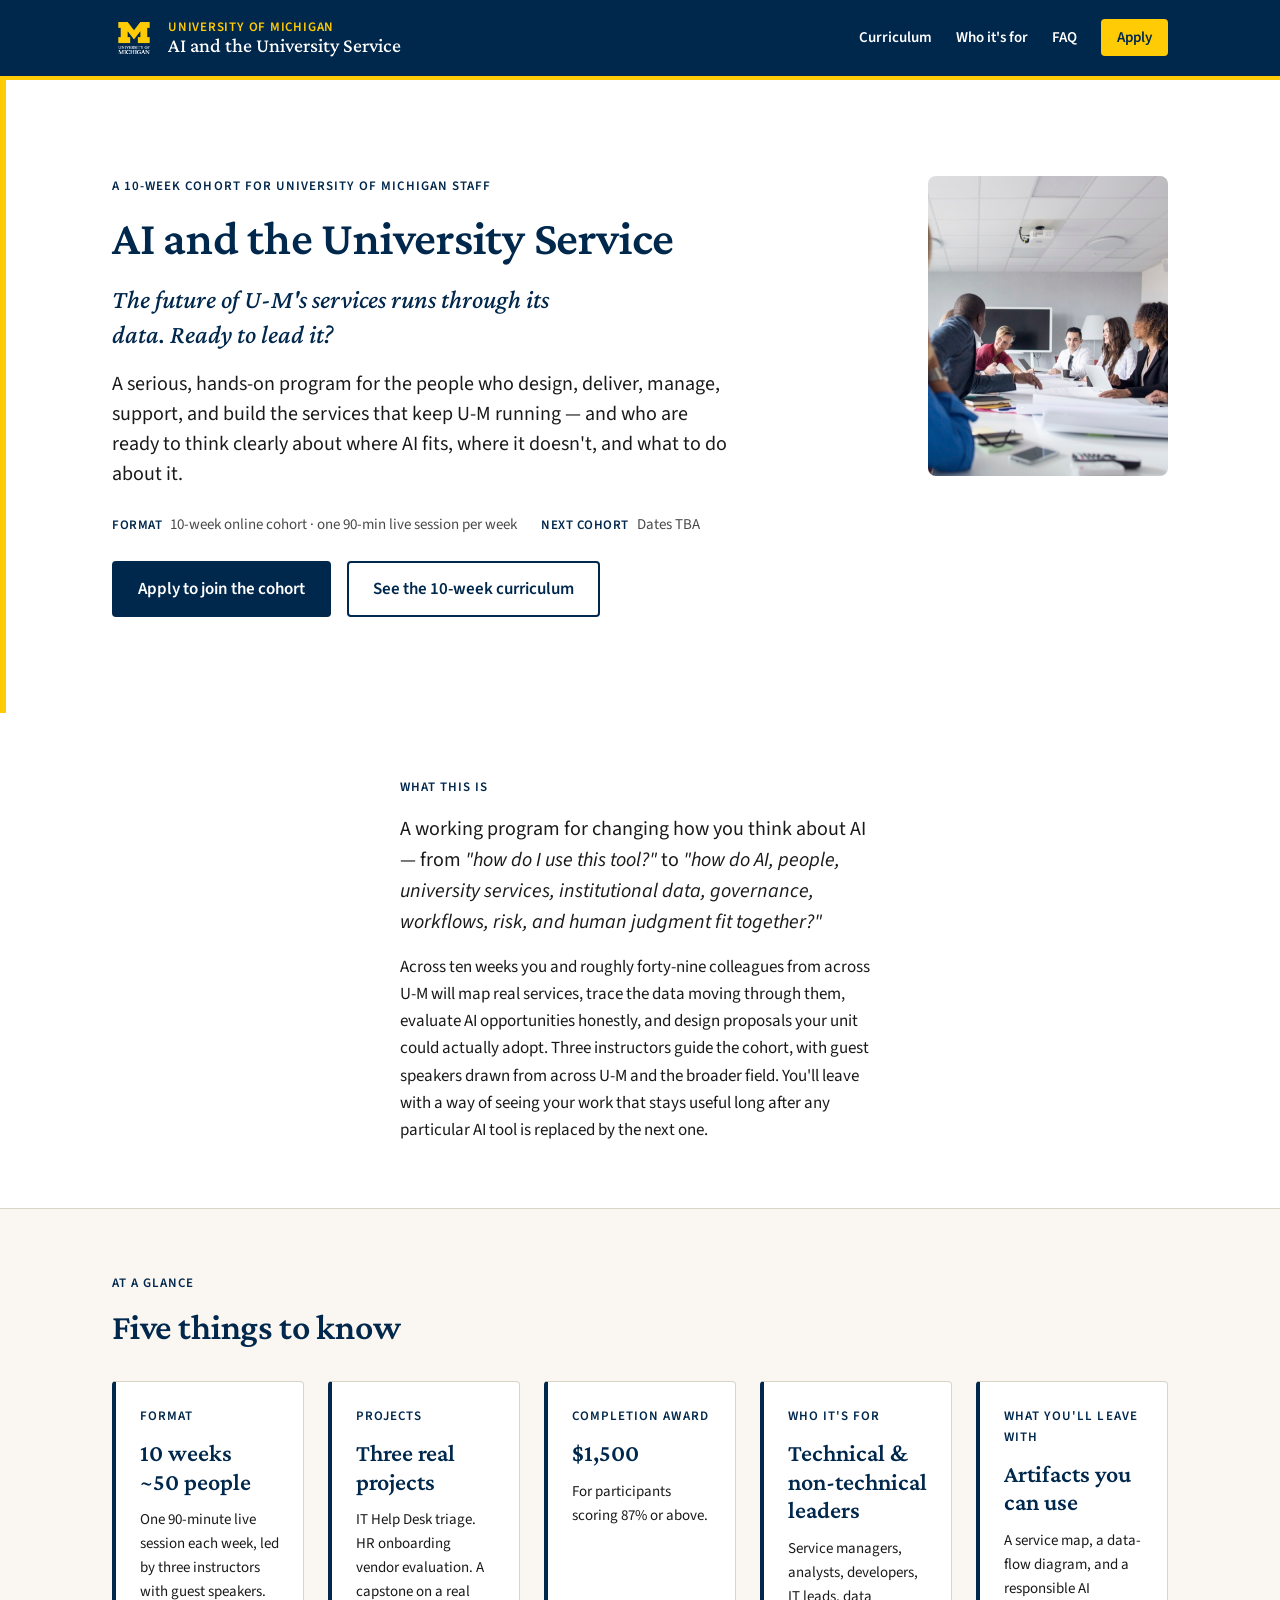
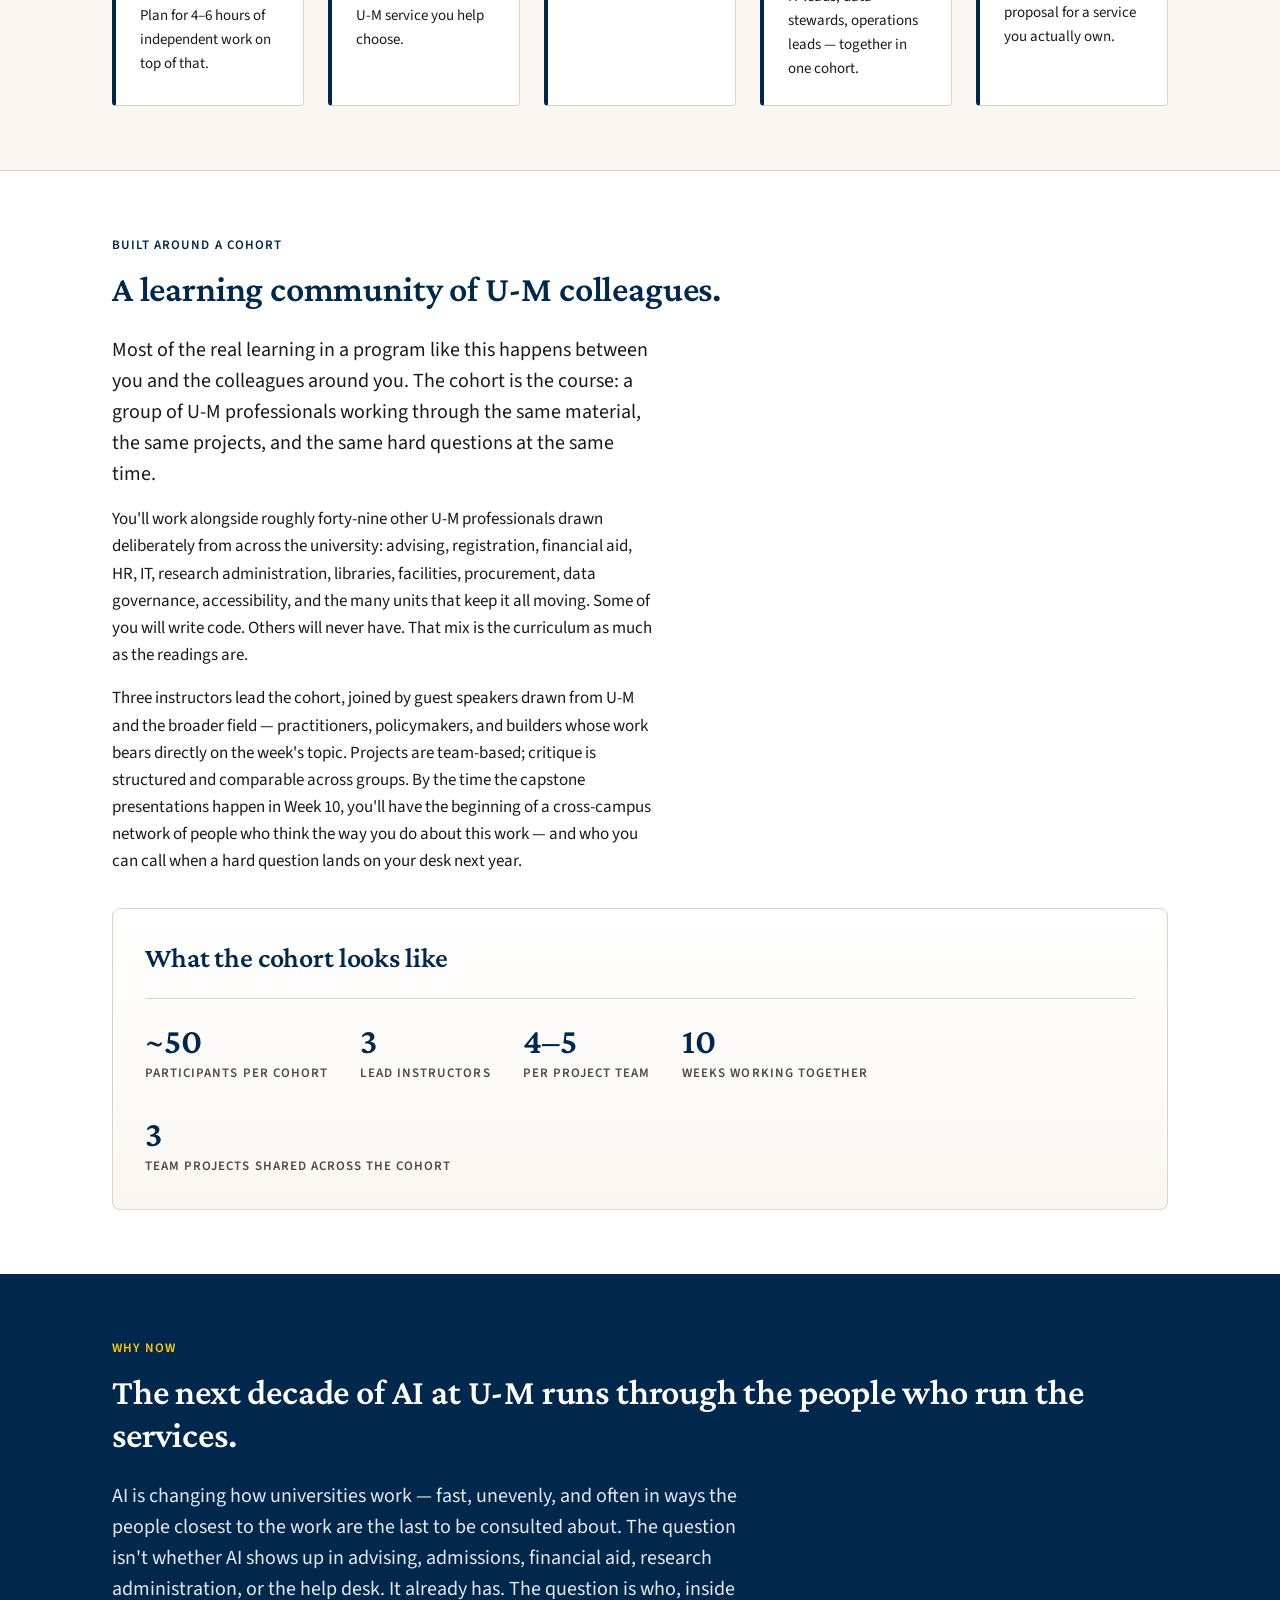
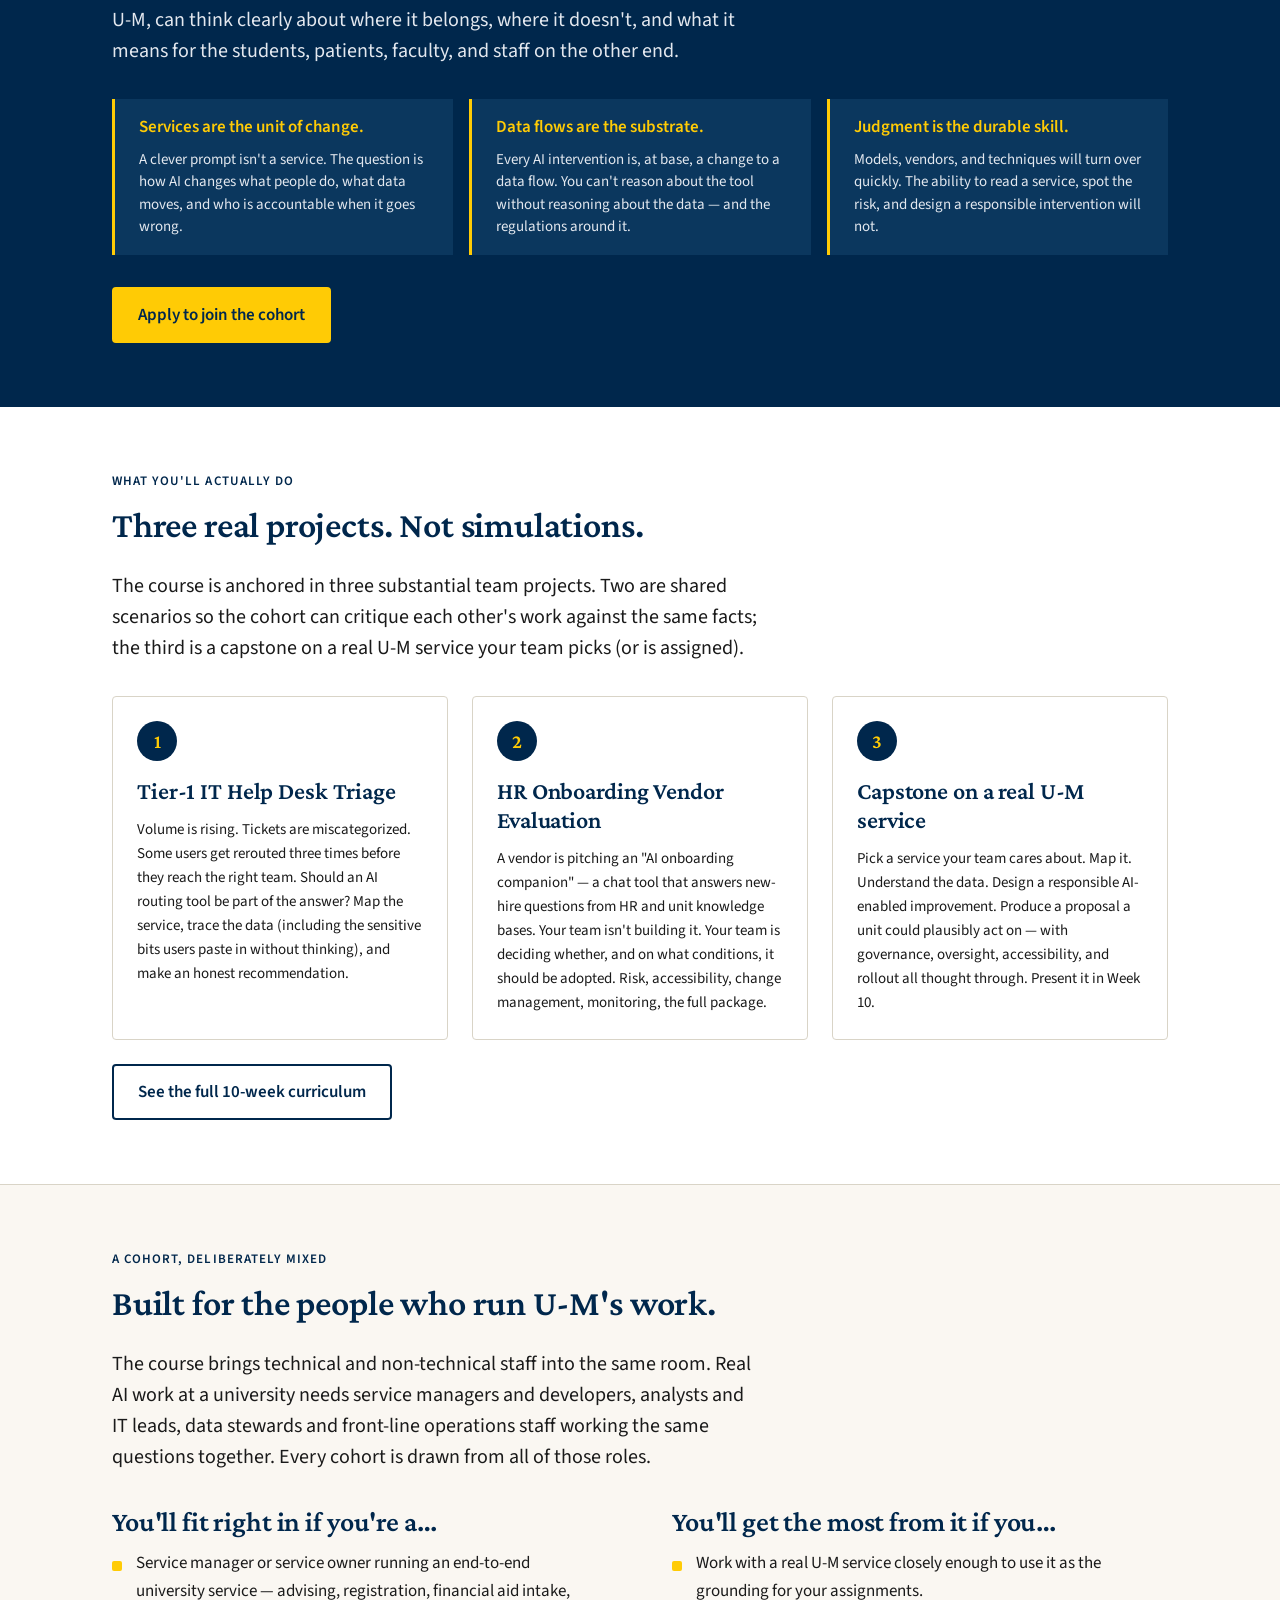
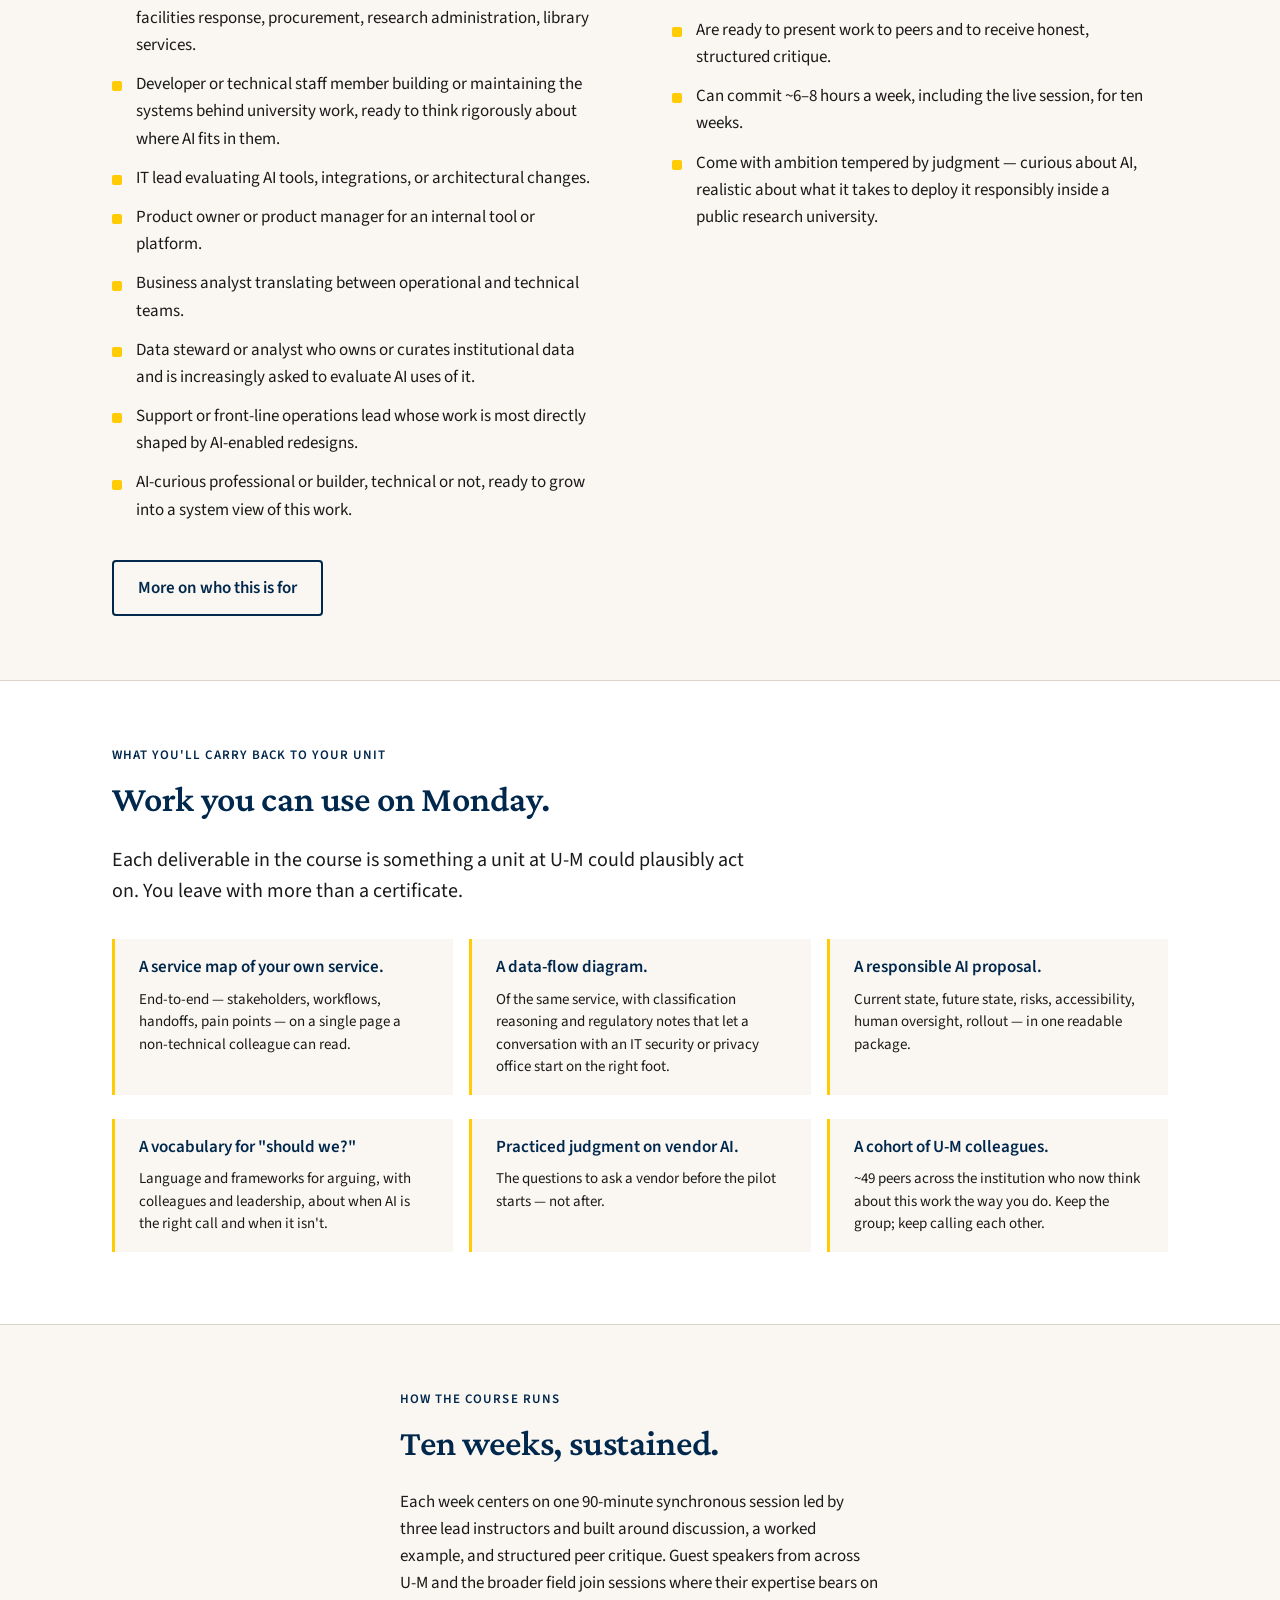
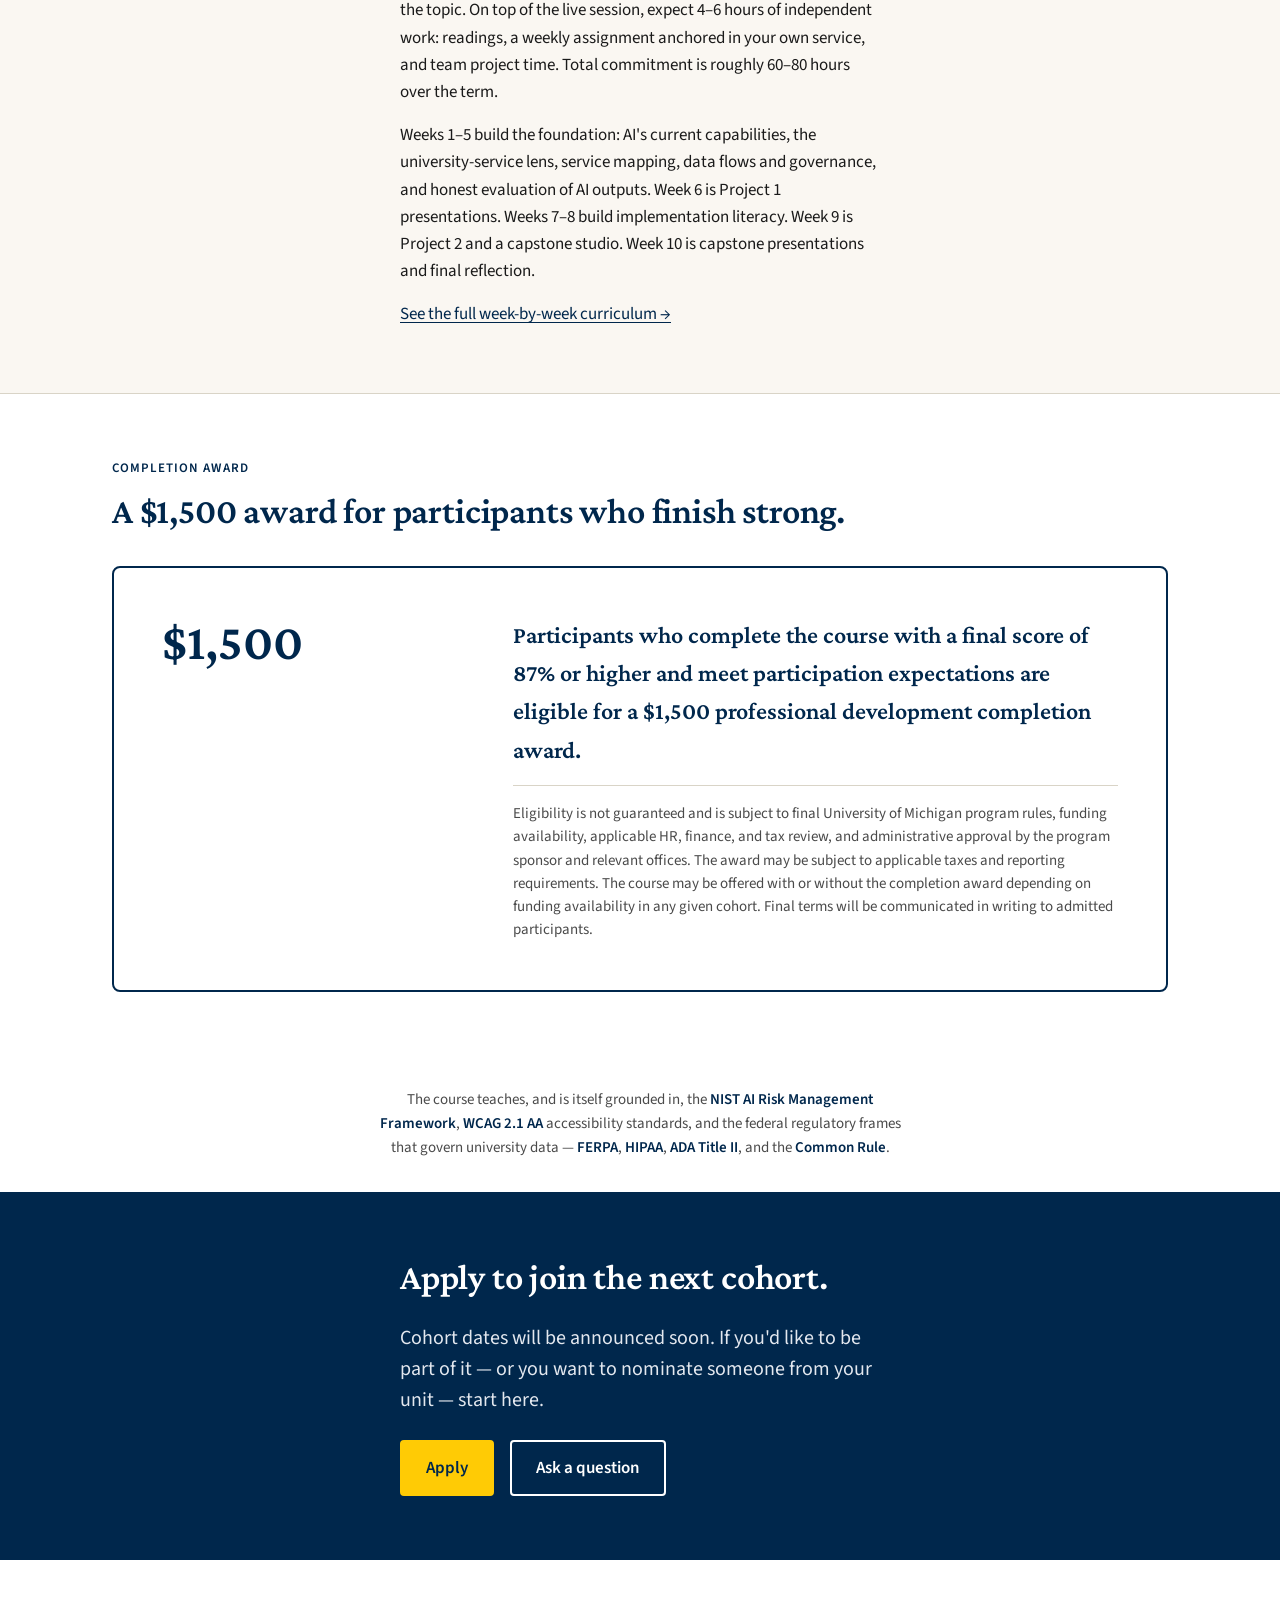
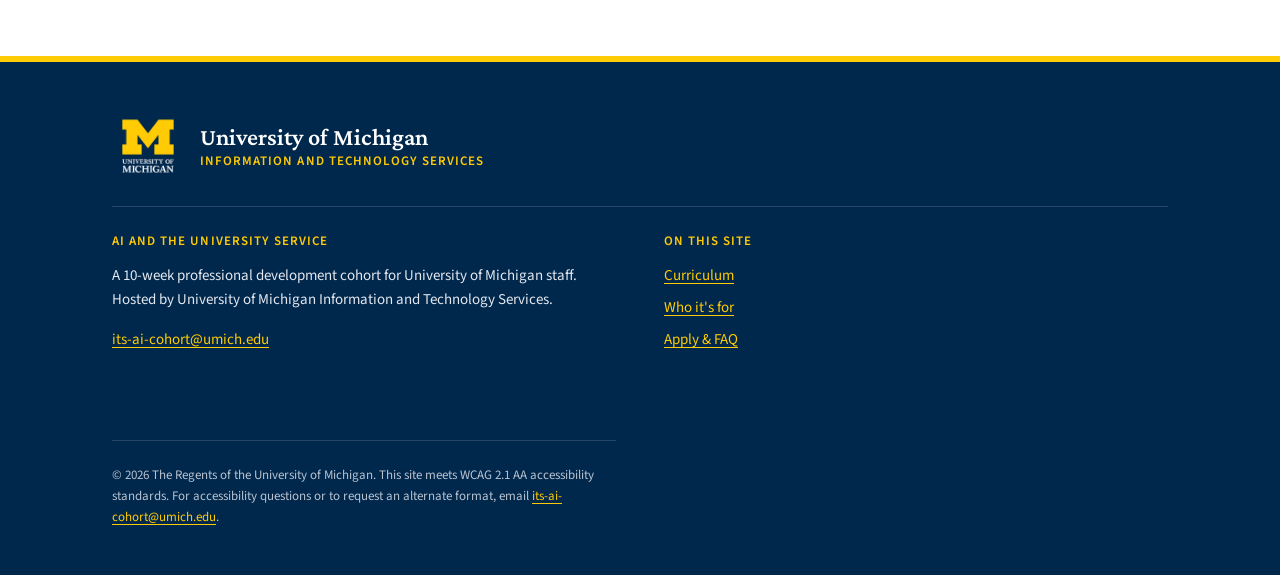
<file: index.html>
<!doctype html>
<html lang="en">
<head>
<meta charset="utf-8">
<meta name="viewport" content="width=device-width, initial-scale=1">
<title>AI and the University Service — A 10-Week Cohort for U-M Staff</title>
<meta name="description" content="A 10-week professional development cohort for University of Michigan staff — service managers, analysts, developers, data stewards, IT leads, and operations leaders — who are ready to think rigorously about AI in university work.">
<meta name="theme-color" content="#00274C">
<link rel="icon" href="assets/img/favicon.svg" type="image/svg+xml">
<meta property="og:title" content="AI and the University Service — A 10-Week Cohort for U-M Staff">
<meta property="og:description" content="A 10-week professional development cohort for University of Michigan staff who design, deliver, manage, and build the services that keep the university running.">
<meta property="og:type" content="website">
<meta name="twitter:card" content="summary">
<link rel="preconnect" href="https://fonts.googleapis.com">
<link rel="preconnect" href="https://fonts.gstatic.com" crossorigin>
<link rel="stylesheet" href="https://fonts.googleapis.com/css2?family=Crimson+Pro:wght@500;600&family=Source+Sans+3:wght@400;600&display=swap">
<link rel="stylesheet" href="assets/css/site.css">
</head>
<body class="page-home">
<a href="#main" class="skip-link">Skip to main content</a>

<header class="site-header">
  <div class="container site-header__inner">
    <a class="site-brand" href="./">
      <img src="assets/img/logo.png" alt="University of Michigan" width="44" height="44">
      <span class="site-brand__text">
        <span class="small">University of Michigan</span>
        <span class="big">AI and the University Service</span>
      </span>
    </a>
    <nav class="site-nav" aria-label="Primary">
      <ul>
        <li><a href="curriculum/">Curriculum</a></li>
        <li><a href="who-its-for/">Who it's for</a></li>
        <li><a href="apply/">FAQ</a></li>
        <li><a class="btn-nav" href="apply/">Apply</a></li>
      </ul>
    </nav>
  </div>
</header>

<main id="main">

  <!-- Hero -->
  <section class="hero hero--split">
    <div class="container">
      <div class="hero__grid">
        <div>
          <p class="eyebrow">A 10-week cohort for University of Michigan staff</p>
          <h1 class="hero__title">AI and the University Service</h1>
          <p class="hero__tagline">The future of U&#8209;M's services runs through its data. Ready to lead it?</p>
          <p class="hero__positioning">
            A serious, hands-on program for the people who design, deliver,
            manage, support, and build the services that keep U&#8209;M
            running &mdash; and who are ready to think clearly about where AI
            fits, where it doesn't, and what to do about it.
          </p>
          <div class="hero__meta">
            <span class="hero__meta-item">
              <span class="hero__meta-label">Format</span>
              <span>10-week online cohort &middot; one 90-min live session per week</span>
            </span>
            <span class="hero__meta-item">
              <span class="hero__meta-label">Next cohort</span>
              <span>Dates TBA</span>
            </span>
          </div>
          <div class="btn-row">
            <a class="btn btn-primary" href="apply/">Apply to join the cohort</a>
            <a class="btn btn-secondary" href="curriculum/">See the 10-week curriculum</a>
          </div>
        </div>
        <figure class="hero__image">
          <img src="assets/img/hero-meeting.jpg" alt="A team collaborating around a table in a bright office">
        </figure>
      </div>
    </div>
  </section>

  <!-- Honest-pitch paragraph -->
  <section class="section">
    <div class="container container--read">
      <p class="eyebrow">What this is</p>
      <p class="lead">
        A working program for changing how you think about AI &mdash; from
        <em>"how do I use this tool?"</em> to
        <em>"how do AI, people, university services, institutional data,
        governance, workflows, risk, and human judgment fit together?"</em>
      </p>
      <p>
        Across ten weeks you and roughly forty-nine colleagues from across
        U&#8209;M will map real services, trace the data moving through them,
        evaluate AI opportunities honestly, and design proposals your unit
        could actually adopt. Three instructors guide the cohort, with guest
        speakers drawn from across U&#8209;M and the broader field. You'll
        leave with a way of seeing your work that stays useful long after any
        particular AI tool is replaced by the next one.
      </p>
    </div>
  </section>

  <!-- Key facts -->
  <section class="section section--warm">
    <div class="container">
      <p class="eyebrow">At a glance</p>
      <h2 class="section__title">Five things to know</h2>
      <div class="facts" role="list">
        <div class="fact" role="listitem">
          <span class="fact__label">Format</span>
          <span class="fact__value">10 weeks<br>~50 people</span>
          <span class="fact__desc">One 90-minute live session each week, led by three instructors with guest speakers. Plan for 4&ndash;6 hours of independent work on top of that.</span>
        </div>
        <div class="fact" role="listitem">
          <span class="fact__label">Projects</span>
          <span class="fact__value">Three real projects</span>
          <span class="fact__desc">IT Help Desk triage. HR onboarding vendor evaluation. A capstone on a real U&#8209;M service you help choose.</span>
        </div>
        <div class="fact" role="listitem">
          <span class="fact__label">Completion award</span>
          <span class="fact__value">$1,500</span>
          <span class="fact__desc">For participants scoring 87% or above.</span>
        </div>
        <div class="fact" role="listitem">
          <span class="fact__label">Who it's for</span>
          <span class="fact__value">Technical &amp; non-technical leaders</span>
          <span class="fact__desc">Service managers, analysts, developers, IT leads, data stewards, operations leads &mdash; together in one cohort.</span>
        </div>
        <div class="fact" role="listitem">
          <span class="fact__label">What you'll leave with</span>
          <span class="fact__value">Artifacts you can use</span>
          <span class="fact__desc">A service map, a data-flow diagram, and a responsible AI proposal for a service you actually own.</span>
        </div>
      </div>
    </div>
  </section>

  <!-- Built around a cohort -->
  <section class="section">
    <div class="container">
      <p class="eyebrow">Built around a cohort</p>
      <h2 class="section__title">A learning community of U&#8209;M colleagues.</h2>
      <div class="container--read">
        <p class="lead">
          Most of the real learning in a program like this happens between you
          and the colleagues around you. The cohort is the course: a group of
          U&#8209;M professionals working through the same material, the same
          projects, and the same hard questions at the same time.
        </p>
        <p>
          You'll work alongside roughly forty-nine other U&#8209;M
          professionals drawn deliberately from across the university:
          advising, registration, financial aid, HR, IT, research
          administration, libraries, facilities, procurement, data governance,
          accessibility, and the many units that keep it all moving. Some of
          you will write code. Others will never have. That mix is the
          curriculum as much as the readings are.
        </p>
        <p>
          Three instructors lead the cohort, joined by guest speakers drawn
          from U&#8209;M and the broader field &mdash; practitioners,
          policymakers, and builders whose work bears directly on the week's
          topic. Projects are team-based; critique is structured and
          comparable across groups. By the time the capstone presentations
          happen in Week 10, you'll have the beginning of a cross-campus
          network of people who think the way you do about this work &mdash;
          and who you can call when a hard question lands on your desk next
          year.
        </p>
      </div>

      <div class="cohort-callout">
        <h3>What the cohort looks like</h3>
        <div class="num-row" role="list">
          <div role="listitem">
            <div class="num">~50</div>
            <div class="num-label">Participants per cohort</div>
          </div>
          <div role="listitem">
            <div class="num">3</div>
            <div class="num-label">Lead instructors</div>
          </div>
          <div role="listitem">
            <div class="num">4&ndash;5</div>
            <div class="num-label">Per project team</div>
          </div>
          <div role="listitem">
            <div class="num">10</div>
            <div class="num-label">Weeks working together</div>
          </div>
          <div role="listitem">
            <div class="num">3</div>
            <div class="num-label">Team projects shared across the cohort</div>
          </div>
        </div>
      </div>
    </div>
  </section>

  <!-- Why now / future-facing -->
  <section class="section section--dark">
    <div class="container">
      <p class="eyebrow">Why now</p>
      <h2 class="section__title">The next decade of AI at U&#8209;M runs through the people who run the services.</h2>
      <p class="section__intro">
        AI is changing how universities work &mdash; fast, unevenly, and often in
        ways the people closest to the work are the last to be consulted about.
        The question isn't whether AI shows up in advising, admissions,
        financial aid, research administration, or the help desk. It already
        has. The question is who, inside U&#8209;M, can think clearly about where
        it belongs, where it doesn't, and what it means for the students,
        patients, faculty, and staff on the other end.
      </p>
      <ul class="takeaways" role="list">
        <li class="takeaway" role="listitem">
          <strong>Services are the unit of change.</strong>
          A clever prompt isn't a service. The question is how AI changes what people do, what data moves, and who is accountable when it goes wrong.
        </li>
        <li class="takeaway" role="listitem">
          <strong>Data flows are the substrate.</strong>
          Every AI intervention is, at base, a change to a data flow. You can't reason about the tool without reasoning about the data &mdash; and the regulations around it.
        </li>
        <li class="takeaway" role="listitem">
          <strong>Judgment is the durable skill.</strong>
          Models, vendors, and techniques will turn over quickly. The ability to read a service, spot the risk, and design a responsible intervention will not.
        </li>
      </ul>
      <div class="btn-row">
        <a class="btn btn-primary" href="apply/">Apply to join the cohort</a>
      </div>
    </div>
  </section>

  <!-- Three projects -->
  <section class="section">
    <div class="container">
      <p class="eyebrow">What you'll actually do</p>
      <h2 class="section__title">Three real projects. Not simulations.</h2>
      <p class="section__intro">
        The course is anchored in three substantial team projects. Two are
        shared scenarios so the cohort can critique each other's work against
        the same facts; the third is a capstone on a real U&#8209;M service your
        team picks (or is assigned).
      </p>
      <div class="projects">
        <article class="project">
          <span class="project__num" aria-hidden="true"></span>
          <h3>Tier-1 IT Help Desk Triage</h3>
          <p>
            Volume is rising. Tickets are miscategorized. Some users get
            rerouted three times before they reach the right team. Should an AI
            routing tool be part of the answer? Map the service, trace the data
            (including the sensitive bits users paste in without thinking), and
            make an honest recommendation.
          </p>
        </article>
        <article class="project">
          <span class="project__num" aria-hidden="true"></span>
          <h3>HR Onboarding Vendor Evaluation</h3>
          <p>
            A vendor is pitching an "AI onboarding companion" &mdash; a chat
            tool that answers new-hire questions from HR and unit knowledge
            bases. Your team isn't building it. Your team is deciding whether,
            and on what conditions, it should be adopted. Risk, accessibility,
            change management, monitoring, the full package.
          </p>
        </article>
        <article class="project">
          <span class="project__num" aria-hidden="true"></span>
          <h3>Capstone on a real U&#8209;M service</h3>
          <p>
            Pick a service your team cares about. Map it. Understand the data.
            Design a responsible AI-enabled improvement. Produce a proposal a
            unit could plausibly act on &mdash; with governance, oversight,
            accessibility, and rollout all thought through. Present it in Week 10.
          </p>
        </article>
      </div>
      <div class="btn-row">
        <a class="btn btn-secondary" href="curriculum/">See the full 10-week curriculum</a>
      </div>
    </div>
  </section>

  <!-- Who this is for / not for -->
  <section class="section section--warm">
    <div class="container">
      <p class="eyebrow">A cohort, deliberately mixed</p>
      <h2 class="section__title">Built for the people who run U&#8209;M's work.</h2>
      <p class="section__intro">
        The course brings technical and non-technical staff into the same
        room. Real AI work at a university needs service managers and
        developers, analysts and IT leads, data stewards and front-line
        operations staff working the same questions together. Every cohort is
        drawn from all of those roles.
      </p>
      <div class="twocol">
        <div class="twocol__panel twocol__panel--yes">
          <h3>You'll fit right in if you're a&hellip;</h3>
          <ul>
            <li>Service manager or service owner running an end-to-end university service &mdash; advising, registration, financial aid intake, facilities response, procurement, research administration, library services.</li>
            <li>Developer or technical staff member building or maintaining the systems behind university work, ready to think rigorously about where AI fits in them.</li>
            <li>IT lead evaluating AI tools, integrations, or architectural changes.</li>
            <li>Product owner or product manager for an internal tool or platform.</li>
            <li>Business analyst translating between operational and technical teams.</li>
            <li>Data steward or analyst who owns or curates institutional data and is increasingly asked to evaluate AI uses of it.</li>
            <li>Support or front-line operations lead whose work is most directly shaped by AI-enabled redesigns.</li>
            <li>AI-curious professional or builder, technical or not, ready to grow into a system view of this work.</li>
          </ul>
        </div>
        <div class="twocol__panel twocol__panel--yes">
          <h3>You'll get the most from it if you&hellip;</h3>
          <ul>
            <li>Work with a real U&#8209;M service closely enough to use it as the grounding for your assignments.</li>
            <li>Are ready to present work to peers and to receive honest, structured critique.</li>
            <li>Can commit ~6&ndash;8 hours a week, including the live session, for ten weeks.</li>
            <li>Come with ambition tempered by judgment &mdash; curious about AI, realistic about what it takes to deploy it responsibly inside a public research university.</li>
          </ul>
        </div>
      </div>
      <div class="btn-row">
        <a class="btn btn-secondary" href="who-its-for/">More on who this is for</a>
      </div>
    </div>
  </section>

  <!-- What you'll leave with -->
  <section class="section">
    <div class="container">
      <p class="eyebrow">What you'll carry back to your unit</p>
      <h2 class="section__title">Work you can use on Monday.</h2>
      <p class="section__intro">
        Each deliverable in the course is something a unit at U&#8209;M could
        plausibly act on. You leave with more than a certificate.
      </p>
      <ul class="takeaways" role="list">
        <li class="takeaway" role="listitem">
          <strong>A service map of your own service.</strong>
          End-to-end &mdash; stakeholders, workflows, handoffs, pain points &mdash; on a single page a non-technical colleague can read.
        </li>
        <li class="takeaway" role="listitem">
          <strong>A data-flow diagram.</strong>
          Of the same service, with classification reasoning and regulatory notes that let a conversation with an IT security or privacy office start on the right foot.
        </li>
        <li class="takeaway" role="listitem">
          <strong>A responsible AI proposal.</strong>
          Current state, future state, risks, accessibility, human oversight, rollout &mdash; in one readable package.
        </li>
        <li class="takeaway" role="listitem">
          <strong>A vocabulary for "should we?"</strong>
          Language and frameworks for arguing, with colleagues and leadership, about when AI is the right call and when it isn't.
        </li>
        <li class="takeaway" role="listitem">
          <strong>Practiced judgment on vendor AI.</strong>
          The questions to ask a vendor before the pilot starts &mdash; not after.
        </li>
        <li class="takeaway" role="listitem">
          <strong>A cohort of U&#8209;M colleagues.</strong>
          ~49 peers across the institution who now think about this work the way you do. Keep the group; keep calling each other.
        </li>
      </ul>
    </div>
  </section>

  <!-- How the course runs -->
  <section class="section section--warm">
    <div class="container container--read">
      <p class="eyebrow">How the course runs</p>
      <h2 class="section__title">Ten weeks, sustained.</h2>
      <p>
        Each week centers on one 90-minute synchronous session led by three
        lead instructors and built around discussion, a worked example, and
        structured peer critique. Guest speakers from across U&#8209;M and
        the broader field join sessions where their expertise bears on the
        topic. On top of the live session, expect 4&ndash;6 hours of
        independent work: readings, a weekly assignment anchored in your own
        service, and team project time. Total commitment is roughly
        60&ndash;80 hours over the term.
      </p>
      <p>
        Weeks 1&ndash;5 build the foundation: AI's current capabilities,
        the university-service lens, service mapping, data flows and
        governance, and honest evaluation of AI outputs. Week 6 is Project 1
        presentations. Weeks 7&ndash;8 build implementation literacy. Week 9
        is Project 2 and a capstone studio. Week 10 is capstone presentations
        and final reflection.
      </p>
      <p>
        <a href="curriculum/">See the full week-by-week curriculum &rarr;</a>
      </p>
    </div>
  </section>

  <!-- Completion award -->
  <section class="section">
    <div class="container">
      <p class="eyebrow">Completion award</p>
      <h2 class="section__title">A $1,500 award for participants who finish strong.</h2>
      <div class="award">
        <div class="award__amount" aria-hidden="true">$1,500</div>
        <div>
          <p class="award__headline">
            Participants who complete the course with a final score of 87% or
            higher and meet participation expectations are eligible for a $1,500
            professional development completion award.
          </p>
          <p class="award__hedge">
            Eligibility is not guaranteed and is subject to final University of
            Michigan program rules, funding availability, applicable HR,
            finance, and tax review, and administrative approval by the program
            sponsor and relevant offices. The award may be subject to
            applicable taxes and reporting requirements. The course may be
            offered with or without the completion award depending on funding
            availability in any given cohort. Final terms will be communicated
            in writing to admitted participants.
          </p>
        </div>
      </div>
    </div>
  </section>

  <!-- Grounded in -->
  <section>
    <div class="container">
      <p class="grounded">
        The course teaches, and is itself grounded in, the
        <strong>NIST AI Risk Management Framework</strong>,
        <strong>WCAG 2.1 AA</strong> accessibility standards, and the federal
        regulatory frames that govern university data &mdash;
        <strong>FERPA</strong>, <strong>HIPAA</strong>,
        <strong>ADA Title II</strong>, and the <strong>Common Rule</strong>.
      </p>
    </div>
  </section>

  <!-- Final CTA -->
  <section class="section section--dark">
    <div class="container container--read">
      <h2 class="section__title">Apply to join the next cohort.</h2>
      <p class="section__intro">
        Cohort dates will be announced soon. If you'd like to be part of it
        &mdash; or you want to nominate someone from your unit &mdash; start here.
      </p>
      <div class="btn-row">
        <a class="btn btn-primary" href="apply/">Apply</a>
        <a class="btn btn-secondary" href="mailto:its-ai-cohort@umich.edu">Ask a question</a>
      </div>
    </div>
  </section>

</main>

<footer class="site-footer">
  <div class="container">
    <div class="site-footer__brand">
      <img src="assets/img/logo.png" alt="" width="72" height="72">
      <span class="site-footer__brand-text">
        <span class="um">University of Michigan</span>
        <span class="um-sub">Information and Technology Services</span>
      </span>
    </div>
  </div>
  <div class="container site-footer__inner">
    <div>
      <h4>AI and the University Service</h4>
      <p>
        A 10-week professional development cohort for University of Michigan
        staff. Hosted by University of Michigan Information and Technology
        Services.
      </p>
      <p>
        <a href="mailto:its-ai-cohort@umich.edu">its-ai-cohort@umich.edu</a>
      </p>
    </div>
    <div>
      <h4>On this site</h4>
      <ul>
        <li><a href="curriculum/">Curriculum</a></li>
        <li><a href="who-its-for/">Who it's for</a></li>
        <li><a href="apply/">Apply &amp; FAQ</a></li>
      </ul>
    </div>
    <div class="site-footer__legal">
      &copy; 2026 The Regents of the University of Michigan.
      This site meets WCAG 2.1 AA accessibility standards. For accessibility
      questions or to request an alternate format, email
      <a href="mailto:its-ai-cohort@umich.edu">its-ai-cohort@umich.edu</a>.
    </div>
  </div>
</footer>

</body>
</html>
</file>
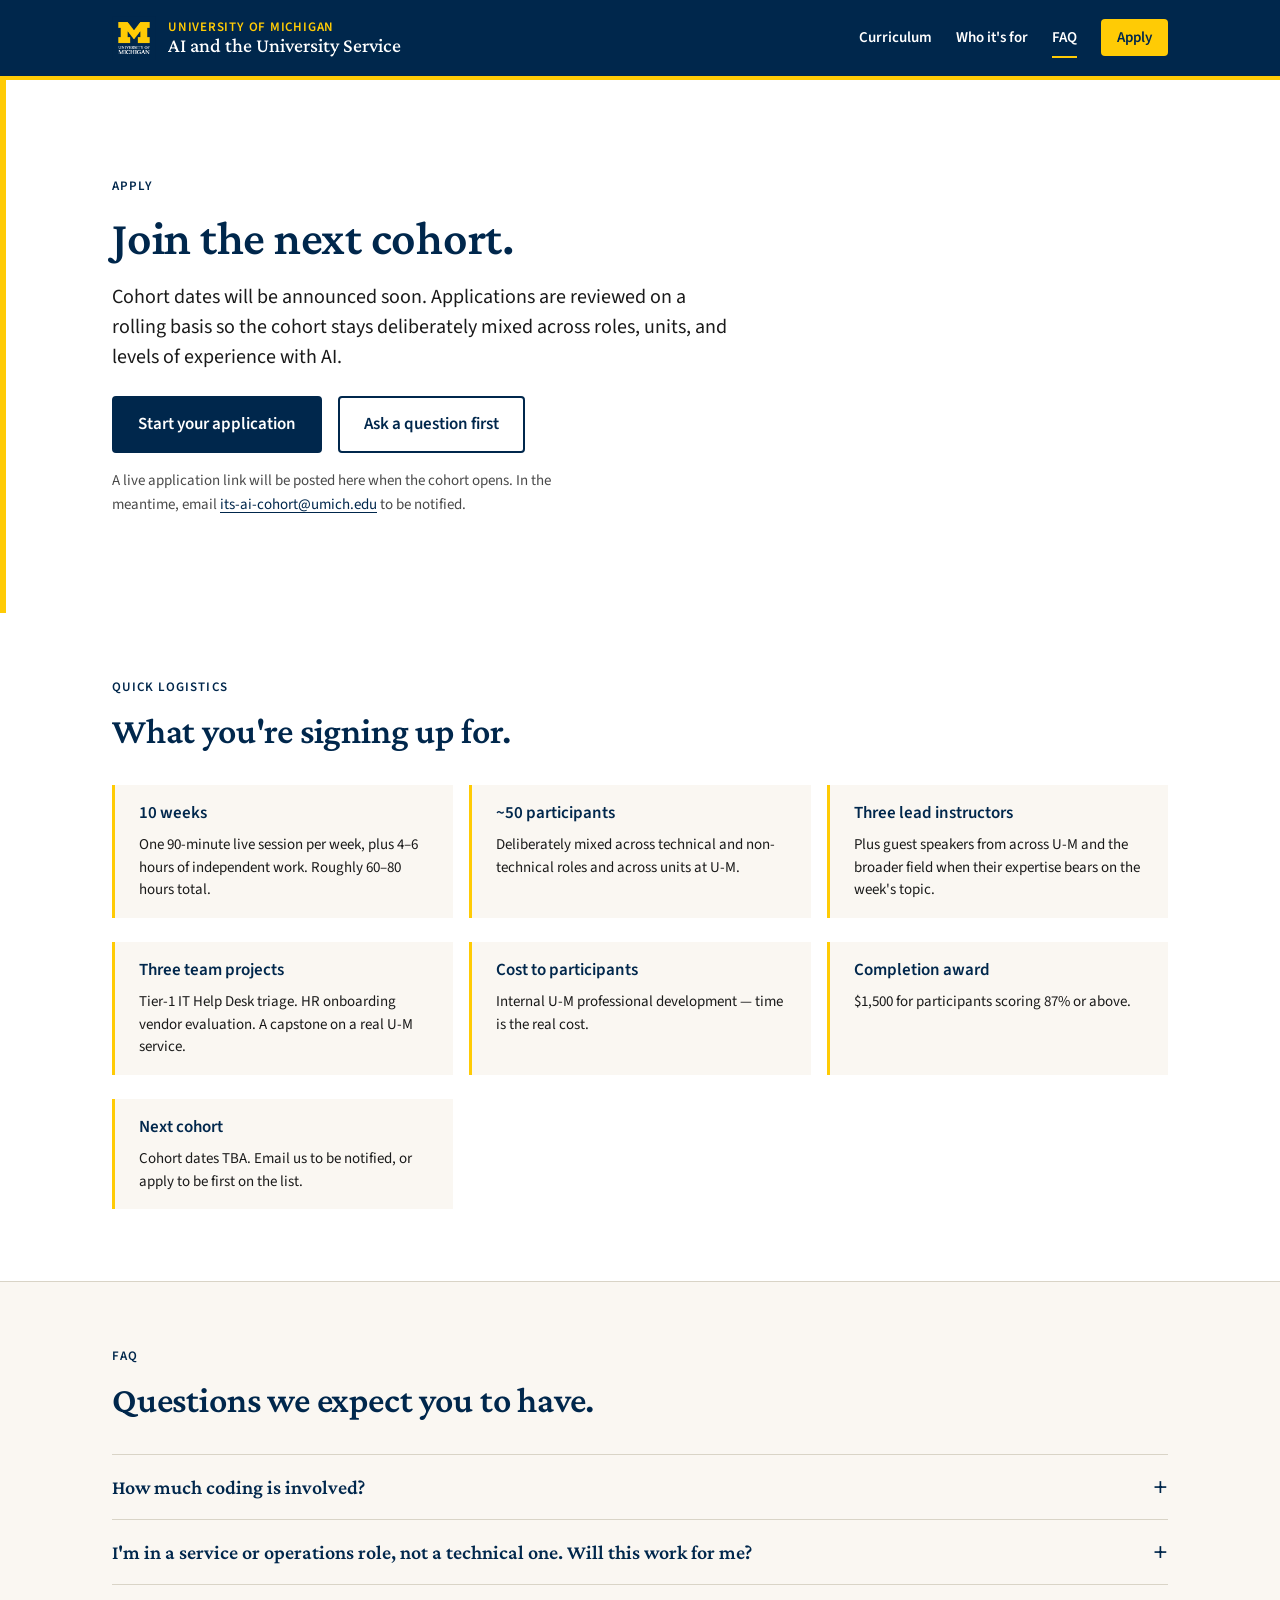
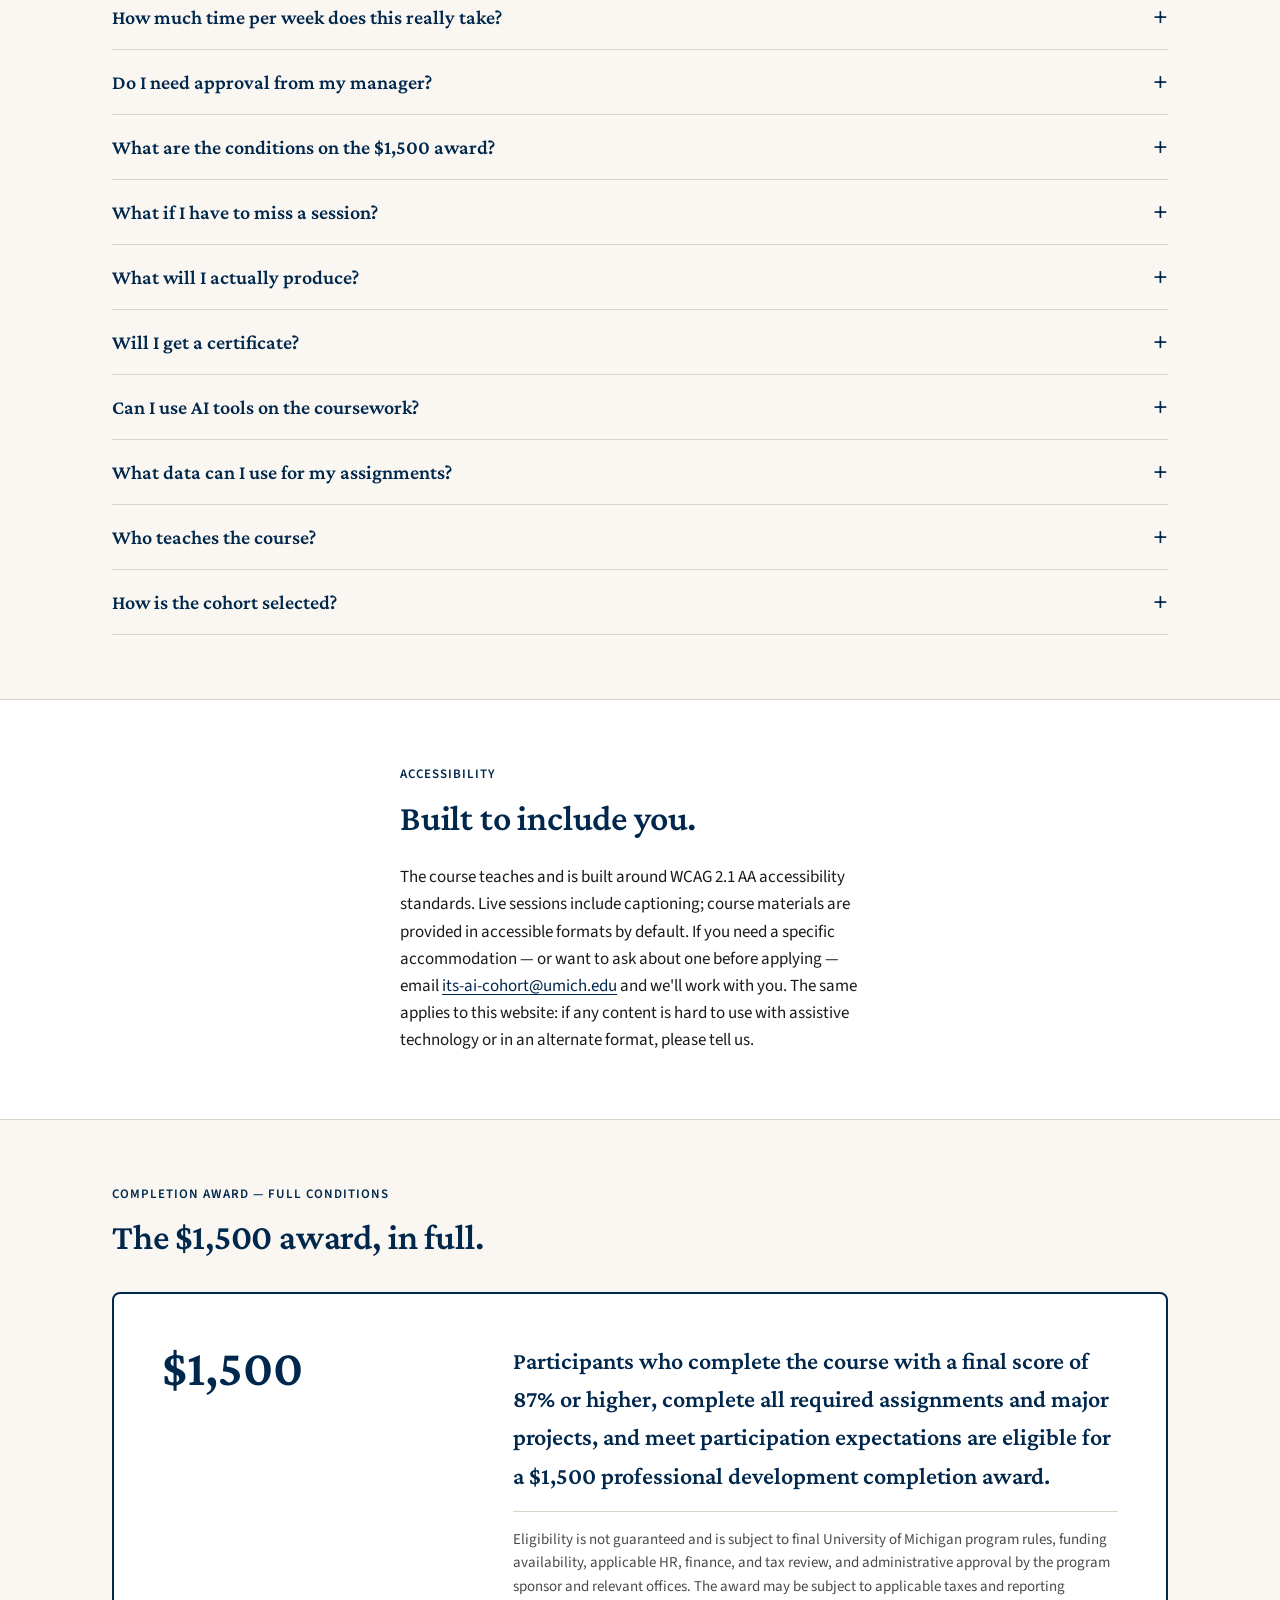
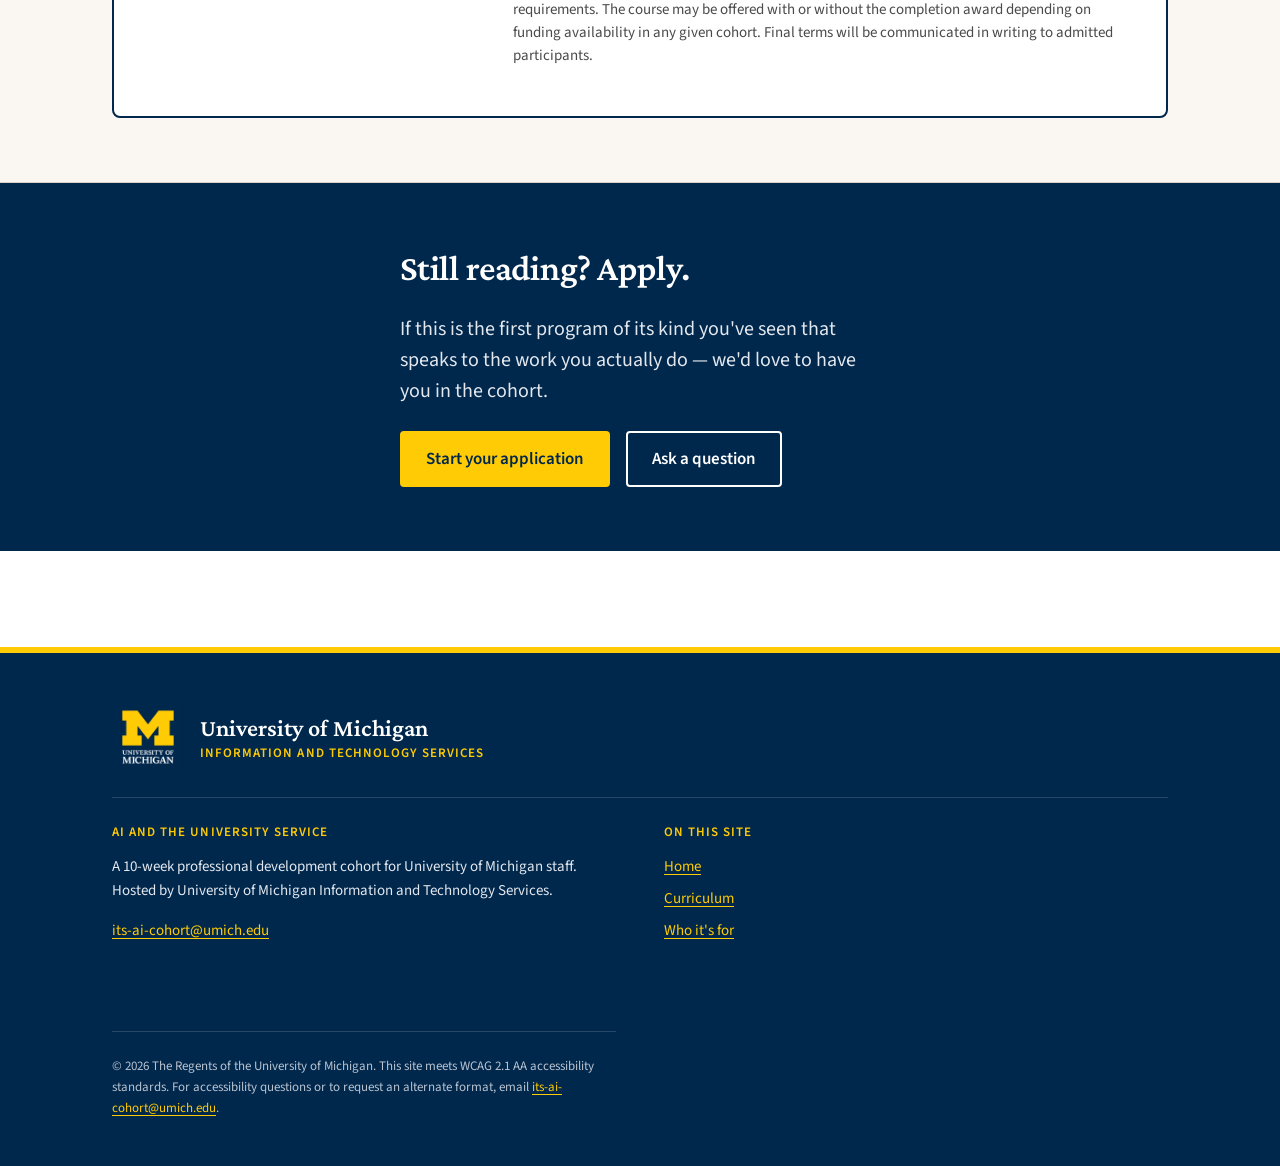
<file: apply/index.html>
<!doctype html>
<html lang="en">
<head>
<meta charset="utf-8">
<meta name="viewport" content="width=device-width, initial-scale=1">
<title>Apply &amp; FAQ — AI and the University Service</title>
<meta name="description" content="Apply to the next cohort of AI and the University Service. Logistics, FAQ, and the full conditions of the $1,500 completion award.">
<meta name="theme-color" content="#00274C">
<link rel="icon" href="../assets/img/favicon.svg" type="image/svg+xml">
<meta property="og:title" content="Apply — AI and the University Service">
<meta property="og:description" content="Apply to the next cohort. Logistics, FAQ, and completion award details.">
<meta property="og:type" content="website">
<meta name="twitter:card" content="summary">
<link rel="preconnect" href="https://fonts.googleapis.com">
<link rel="preconnect" href="https://fonts.gstatic.com" crossorigin>
<link rel="stylesheet" href="https://fonts.googleapis.com/css2?family=Crimson+Pro:wght@500;600&family=Source+Sans+3:wght@400;600&display=swap">
<link rel="stylesheet" href="../assets/css/site.css">
</head>
<body class="page-apply">
<a href="#main" class="skip-link">Skip to main content</a>

<header class="site-header">
  <div class="container site-header__inner">
    <a class="site-brand" href="../">
      <img src="../assets/img/logo.png" alt="University of Michigan" width="44" height="44">
      <span class="site-brand__text">
        <span class="small">University of Michigan</span>
        <span class="big">AI and the University Service</span>
      </span>
    </a>
    <nav class="site-nav" aria-label="Primary">
      <ul>
        <li><a href="../curriculum/">Curriculum</a></li>
        <li><a href="../who-its-for/">Who it's for</a></li>
        <li><a href="../apply/" aria-current="page">FAQ</a></li>
        <li><a class="btn-nav" href="#apply">Apply</a></li>
      </ul>
    </nav>
  </div>
</header>

<main id="main">

  <section class="hero" id="apply">
    <div class="container">
      <p class="eyebrow">Apply</p>
      <h1 class="hero__title">Join the next cohort.</h1>
      <p class="hero__positioning">
        Cohort dates will be announced soon. Applications are reviewed on a
        rolling basis so the cohort stays deliberately mixed across roles,
        units, and levels of experience with AI.
      </p>
      <div class="btn-row">
        <!-- TODO: replace "#application-placeholder" with the real application URL once it exists. -->
        <a class="btn btn-primary" href="#application-placeholder" aria-describedby="apply-note">
          Start your application
        </a>
        <a class="btn btn-secondary" href="mailto:its-ai-cohort@umich.edu">Ask a question first</a>
      </div>
      <p id="apply-note" style="margin-top: 1rem; font-size: 0.9375rem; color: #4A4A4A;">
        A live application link will be posted here when the cohort opens.
        In the meantime, email
        <a href="mailto:its-ai-cohort@umich.edu">its-ai-cohort@umich.edu</a>
        to be notified.
      </p>
    </div>
  </section>

  <!-- Quick logistics -->
  <section class="section">
    <div class="container">
      <p class="eyebrow">Quick logistics</p>
      <h2 class="section__title">What you're signing up for.</h2>
      <ul class="takeaways" role="list">
        <li class="takeaway" role="listitem">
          <strong>10 weeks</strong>
          One 90-minute live session per week, plus 4&ndash;6 hours of independent work. Roughly 60&ndash;80 hours total.
        </li>
        <li class="takeaway" role="listitem">
          <strong>~50 participants</strong>
          Deliberately mixed across technical and non-technical roles and across units at U&#8209;M.
        </li>
        <li class="takeaway" role="listitem">
          <strong>Three lead instructors</strong>
          Plus guest speakers from across U&#8209;M and the broader field when their expertise bears on the week's topic.
        </li>
        <li class="takeaway" role="listitem">
          <strong>Three team projects</strong>
          Tier-1 IT Help Desk triage. HR onboarding vendor evaluation. A capstone on a real U&#8209;M service.
        </li>
        <li class="takeaway" role="listitem">
          <strong>Cost to participants</strong>
          Internal U&#8209;M professional development &mdash; time is the real cost.
        </li>
        <li class="takeaway" role="listitem">
          <strong>Completion award</strong>
          $1,500 for participants scoring 87% or above.
        </li>
        <li class="takeaway" role="listitem">
          <strong>Next cohort</strong>
          Cohort dates TBA. Email us to be notified, or apply to be first on the list.
        </li>
      </ul>
    </div>
  </section>

  <!-- FAQ -->
  <section class="section section--warm">
    <div class="container">
      <p class="eyebrow">FAQ</p>
      <h2 class="section__title">Questions we expect you to have.</h2>

      <div class="faq">
        <details>
          <summary>How much coding is involved?</summary>
          <p>
            Some hands-on work with AI tools, which builders in the cohort
            tend to enjoy. Coding is optional throughout; roughly half of
            each cohort comes from non-technical roles and does the course
            without writing any. The focus is on the systems around the
            code: services, data, governance, and judgment.
          </p>
        </details>

        <details>
          <summary>I'm in a service or operations role, not a technical one. Will this work for me?</summary>
          <p>
            Yes &mdash; you're part of the core audience. The course is
            designed to bring service managers, business analysts, operations
            leads, data stewards, and front-line staff into the same cohort
            as developers and IT leads, because real AI work at a university
            needs all of those roles at the same table. See the
            <a href="../who-its-for/">Who it's for</a> page for the full
            role-by-role pitch.
          </p>
        </details>

        <details>
          <summary>How much time per week does this really take?</summary>
          <p>
            The live session is 90 minutes each week. Expect 4&ndash;6 hours of
            independent work on top of that &mdash; readings, weekly
            assignments anchored in your own service, and team project time.
            Some weeks will run lighter; a few (around project deadlines) will
            run heavier.
          </p>
        </details>

        <details>
          <summary>Do I need approval from my manager?</summary>
          <p>
            Most units welcome staff participating in professional development
            that produces tangible work artifacts. That said, a 10-week
            commitment does deserve an honest conversation with your manager.
            If a briefing document would help &mdash; something you can forward
            that summarizes what you'll produce and how it benefits your unit
            &mdash; ask us and we'll send one.
          </p>
        </details>

        <details>
          <summary>What are the conditions on the $1,500 award?</summary>
          <p>
            The award is offered when funding is available, contingent on HR,
            finance, and OGC review, and paid to participants who complete the
            course with a score of 87% or higher and meet participation
            expectations. Some cohorts may run without the award depending on
            funding. Final terms are communicated in writing to admitted
            participants. The full conditions are stated below.
          </p>
        </details>

        <details>
          <summary>What if I have to miss a session?</summary>
          <p>
            Attendance matters &mdash; the cohort format depends on it &mdash;
            but missing one session across ten weeks is not course-ending.
            Missing several will affect your participation score and may
            affect completion-award eligibility. The course is not
            self-paced, and recorded replays are not a substitute for showing
            up to the live session and your team's work.
          </p>
        </details>

        <details>
          <summary>What will I actually produce?</summary>
          <p>
            By Week 10: a service map of a real service you work with, a
            data-flow diagram of the same service, a responsible AI proposal
            (current state, future state, risk assessment, accessibility plan,
            human-oversight model, implementation roadmap), a vendor
            evaluation package, and a final reflection written to a colleague
            who did not take the course. Most participants leave with material
            their unit actually uses.
          </p>
        </details>

        <details>
          <summary>Will I get a certificate?</summary>
          <p>
            Participants who complete the course receive a completion
            credential recorded in U&#8209;M professional development systems
            (the specific recording path is still being finalized with HR and
            ITS). The course is not for academic credit.
          </p>
        </details>

        <details>
          <summary>Can I use AI tools on the coursework?</summary>
          <p>
            Yes &mdash; with discipline. Several assignments explicitly ask you
            to use AI tools and then evaluate their outputs. But you'll also be
            expected to follow the course's own rules: never use real sensitive
            data with a tool that shouldn't see it; document what the tool did
            and didn't do; own the output. The goal is to leave knowing how to
            use AI honestly, not to outsource your thinking to it.
          </p>
        </details>

        <details>
          <summary>What data can I use for my assignments?</summary>
          <p>
            Preferably non-sensitive or synthesized data from a service you
            work with. The course will teach you how to reason about
            classification and what's appropriate for third-party tools vs.
            U&#8209;M-sanctioned tools vs. no-AI-at-all; we'd rather you err
            on the side of synthetic or de-identified data than take a risk
            with real institutional data while you're learning.
          </p>
        </details>

        <details>
          <summary>Who teaches the course?</summary>
          <p>
            The course is hosted by University of Michigan Information and
            Technology Services and led by three instructors with practical
            experience in service design, institutional data, and responsible
            AI. Multiple guest speakers &mdash; from U&#8209;M units and from
            the broader field &mdash; join sessions across the term when
            their expertise bears directly on the week's topic. Instructor
            and guest names for the next cohort are announced with cohort
            dates.
          </p>
        </details>

        <details>
          <summary>How is the cohort selected?</summary>
          <p>
            We read every application. We are trying to assemble a cohort that
            is mixed across roles, units, and experience levels with AI &mdash;
            which means we may ask you to wait a cohort if the current one is
            already heavy in your area. The goal is a group that teaches each
            other as much as the course teaches them.
          </p>
        </details>
      </div>
    </div>
  </section>

  <!-- Accessibility -->
  <section class="section">
    <div class="container container--read">
      <p class="eyebrow">Accessibility</p>
      <h2 class="section__title">Built to include you.</h2>
      <p>
        The course teaches and is built around WCAG 2.1 AA accessibility
        standards. Live sessions include captioning; course materials are
        provided in accessible formats by default. If you need a specific
        accommodation &mdash; or want to ask about one before applying
        &mdash; email
        <a href="mailto:its-ai-cohort@umich.edu">its-ai-cohort@umich.edu</a>
        and we'll work with you. The same applies to this website: if any
        content is hard to use with assistive technology or in an alternate
        format, please tell us.
      </p>
    </div>
  </section>

  <!-- Completion award full hedge -->
  <section class="section section--warm">
    <div class="container">
      <p class="eyebrow">Completion award &mdash; full conditions</p>
      <h2 class="section__title">The $1,500 award, in full.</h2>
      <div class="award">
        <div class="award__amount" aria-hidden="true">$1,500</div>
        <div>
          <p class="award__headline">
            Participants who complete the course with a final score of 87% or
            higher, complete all required assignments and major projects, and
            meet participation expectations are eligible for a $1,500
            professional development completion award.
          </p>
          <p class="award__hedge">
            Eligibility is not guaranteed and is subject to final University of
            Michigan program rules, funding availability, applicable HR,
            finance, and tax review, and administrative approval by the program
            sponsor and relevant offices. The award may be subject to
            applicable taxes and reporting requirements. The course may be
            offered with or without the completion award depending on funding
            availability in any given cohort. Final terms will be communicated
            in writing to admitted participants.
          </p>
        </div>
      </div>
    </div>
  </section>

  <!-- Final CTA -->
  <section class="section section--dark">
    <div class="container container--read">
      <h2 class="section__title">Still reading? Apply.</h2>
      <p class="section__intro">
        If this is the first program of its kind you've seen that speaks to
        the work you actually do &mdash; we'd love to have you in the cohort.
      </p>
      <div class="btn-row">
        <a class="btn btn-primary" href="#application-placeholder">Start your application</a>
        <a class="btn btn-secondary" href="mailto:its-ai-cohort@umich.edu">Ask a question</a>
      </div>
    </div>
  </section>

</main>

<footer class="site-footer">
  <div class="container">
    <div class="site-footer__brand">
      <img src="../assets/img/logo.png" alt="" width="72" height="72">
      <span class="site-footer__brand-text">
        <span class="um">University of Michigan</span>
        <span class="um-sub">Information and Technology Services</span>
      </span>
    </div>
  </div>
  <div class="container site-footer__inner">
    <div>
      <h4>AI and the University Service</h4>
      <p>
        A 10-week professional development cohort for University of Michigan
        staff. Hosted by University of Michigan Information and Technology
        Services.
      </p>
      <p>
        <a href="mailto:its-ai-cohort@umich.edu">its-ai-cohort@umich.edu</a>
      </p>
    </div>
    <div>
      <h4>On this site</h4>
      <ul>
        <li><a href="../">Home</a></li>
        <li><a href="../curriculum/">Curriculum</a></li>
        <li><a href="../who-its-for/">Who it's for</a></li>
      </ul>
    </div>
    <div class="site-footer__legal">
      &copy; 2026 The Regents of the University of Michigan.
      This site meets WCAG 2.1 AA accessibility standards. For accessibility
      questions or to request an alternate format, email
      <a href="mailto:its-ai-cohort@umich.edu">its-ai-cohort@umich.edu</a>.
    </div>
  </div>
</footer>

</body>
</html>
</file>
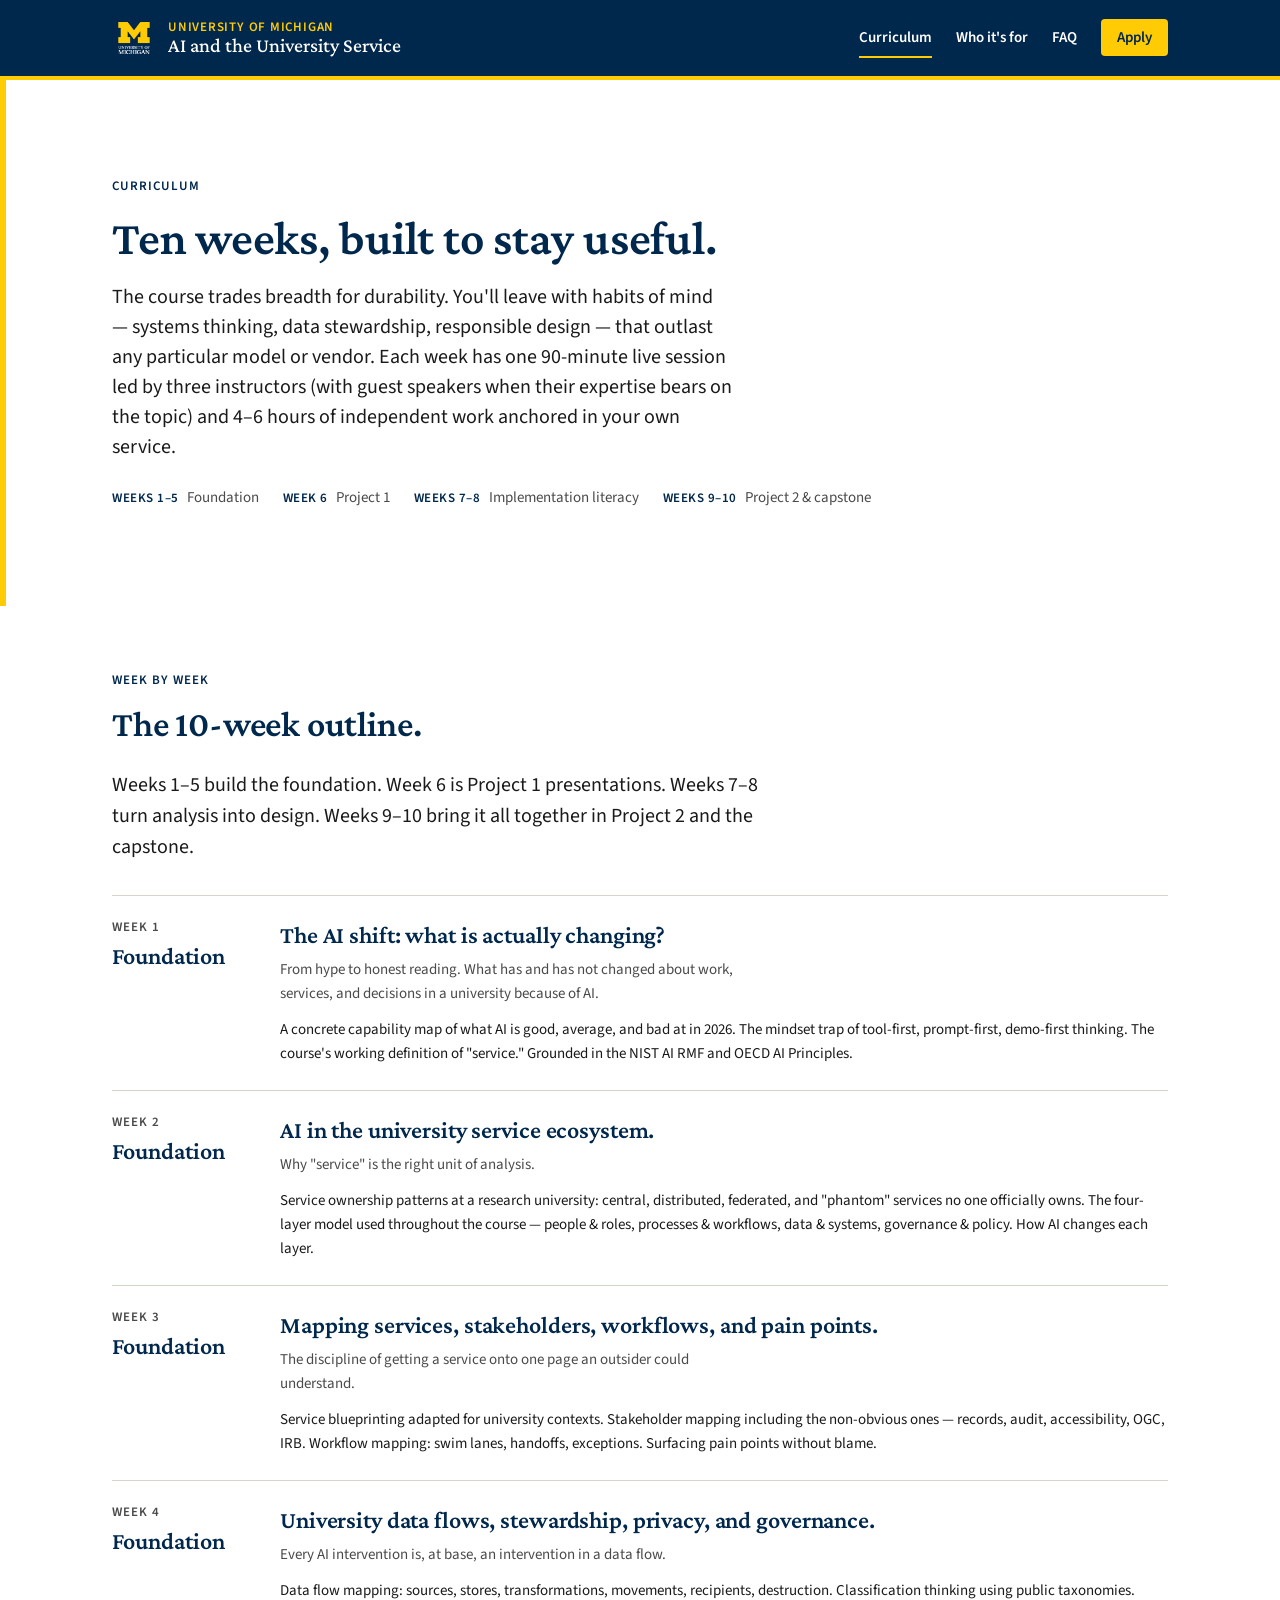
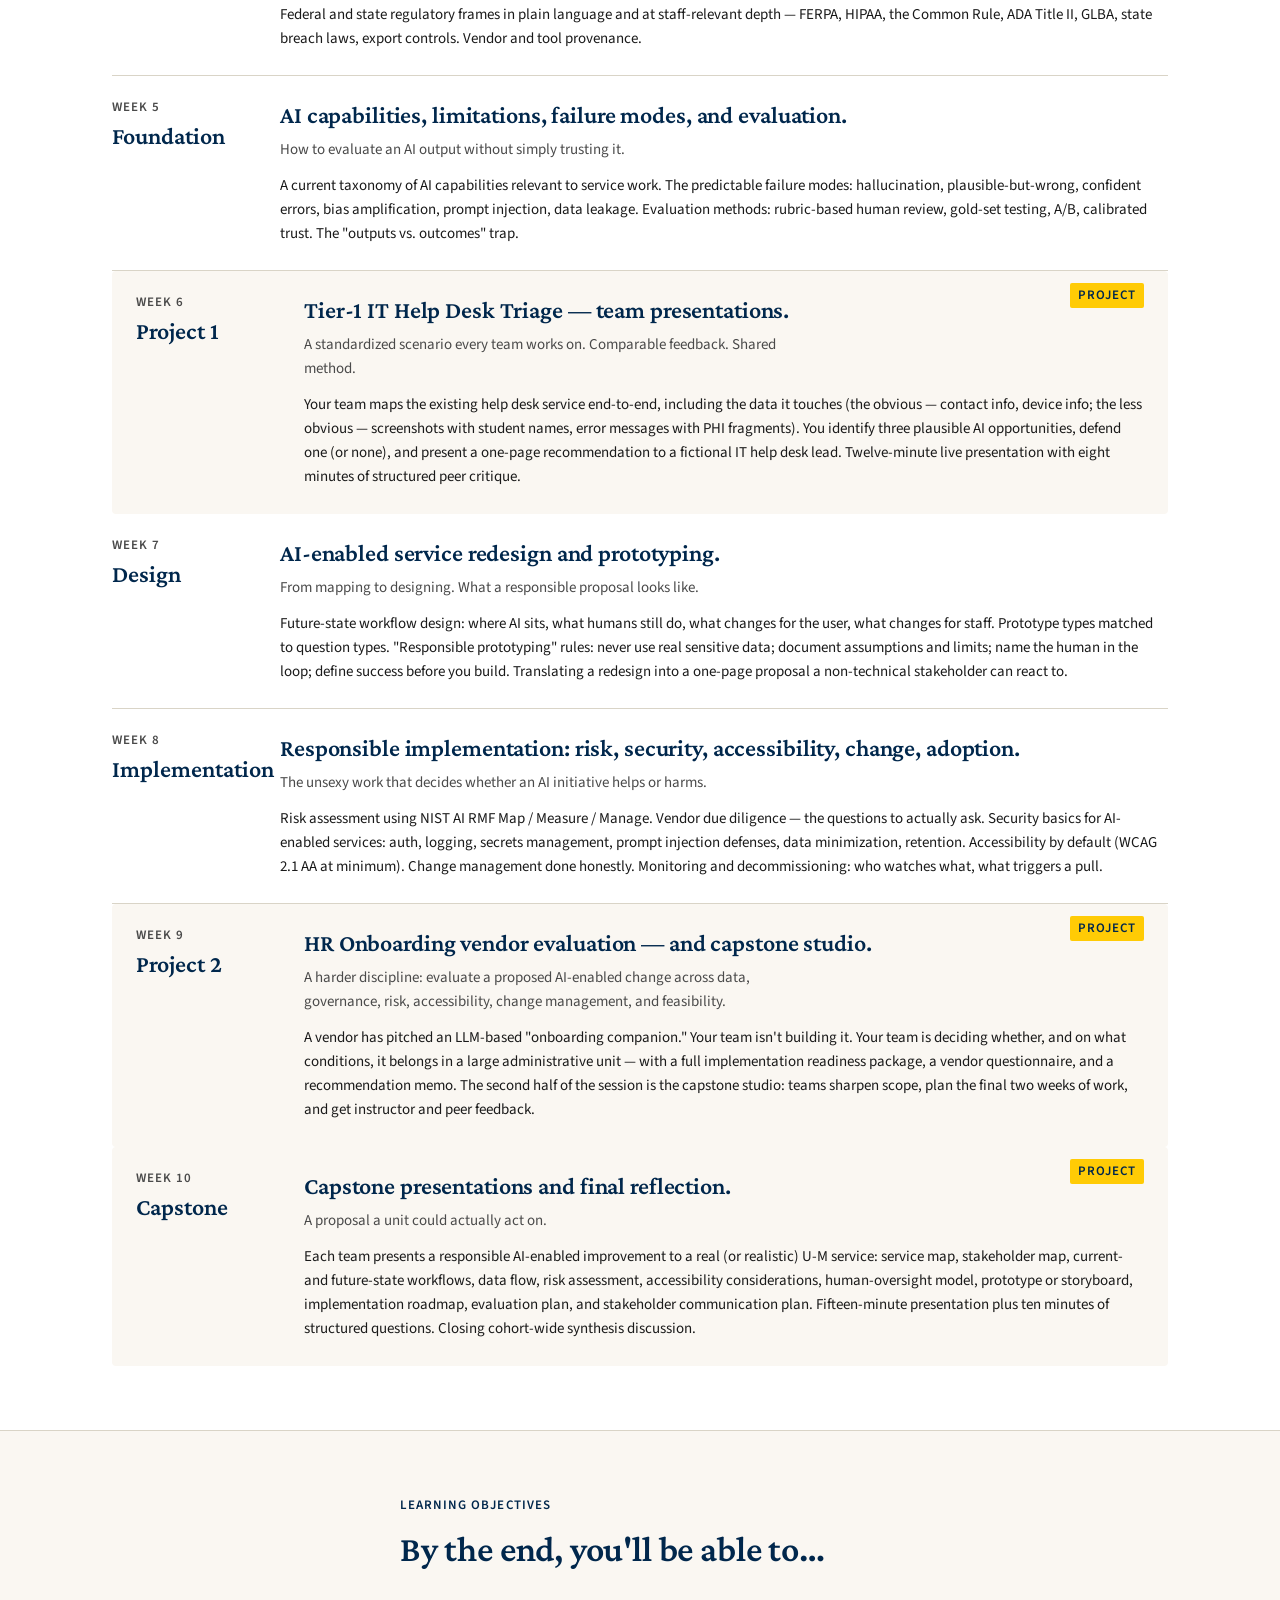
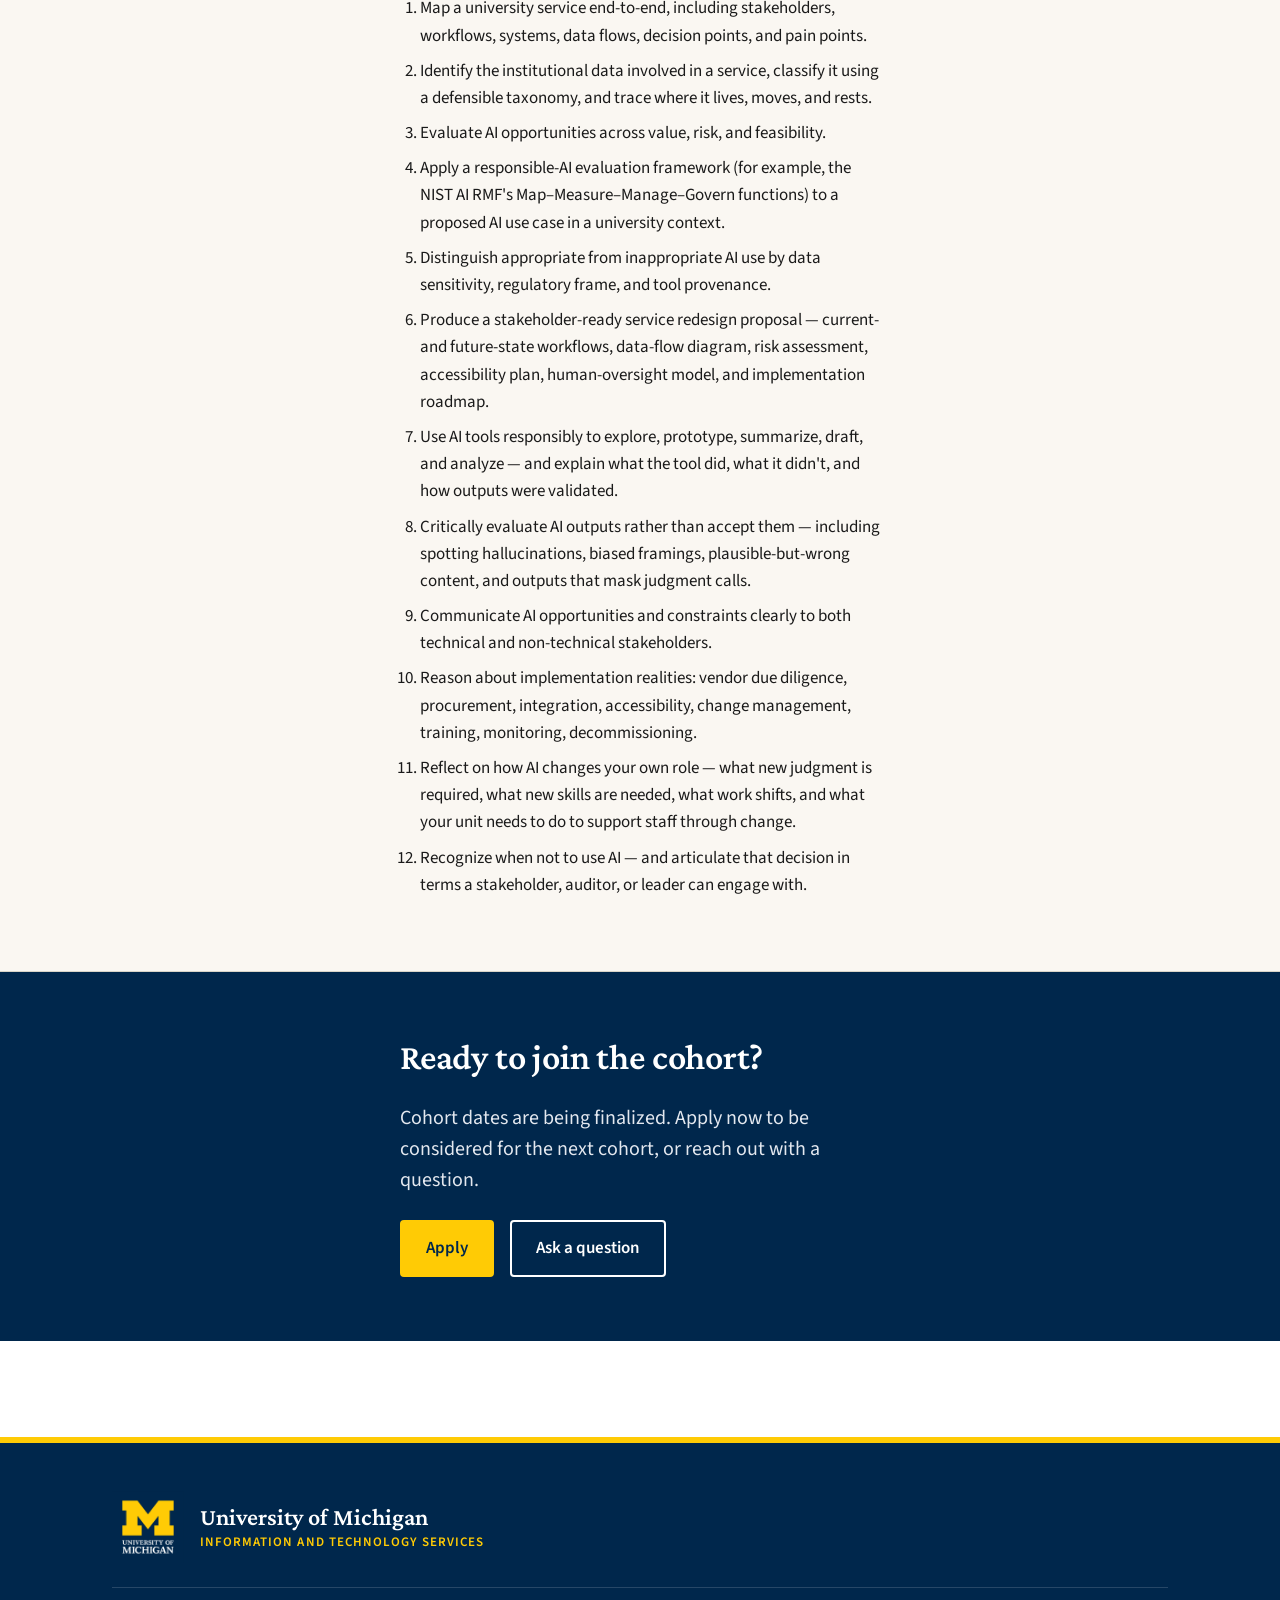
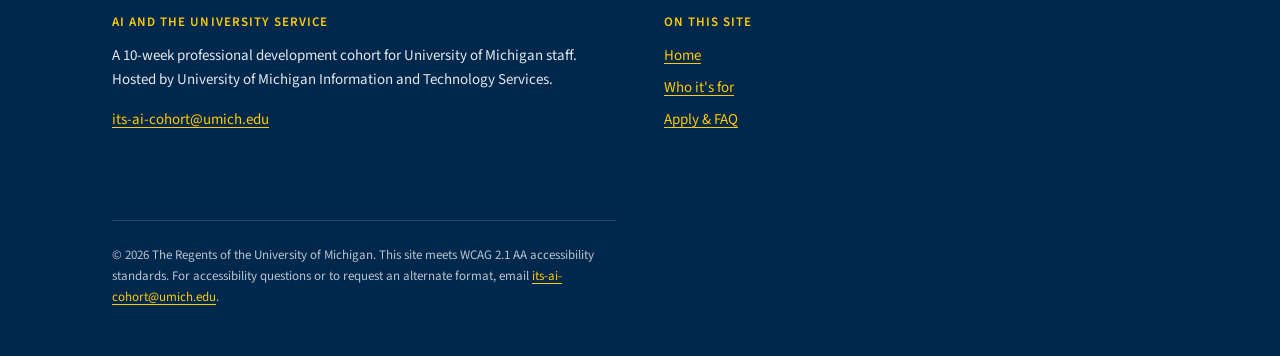
<file: curriculum/index.html>
<!doctype html>
<html lang="en">
<head>
<meta charset="utf-8">
<meta name="viewport" content="width=device-width, initial-scale=1">
<title>Curriculum — AI and the University Service</title>
<meta name="description" content="The 10-week curriculum for AI and the University Service: weekly themes, topics, assignments, and the three team projects — IT Help Desk triage, HR onboarding vendor evaluation, and a capstone on a real U-M service.">
<meta name="theme-color" content="#00274C">
<link rel="icon" href="../assets/img/favicon.svg" type="image/svg+xml">
<meta property="og:title" content="Curriculum — AI and the University Service">
<meta property="og:description" content="The 10-week curriculum: weekly themes, topics, and three team projects.">
<meta property="og:type" content="website">
<meta name="twitter:card" content="summary">
<link rel="preconnect" href="https://fonts.googleapis.com">
<link rel="preconnect" href="https://fonts.gstatic.com" crossorigin>
<link rel="stylesheet" href="https://fonts.googleapis.com/css2?family=Crimson+Pro:wght@500;600&family=Source+Sans+3:wght@400;600&display=swap">
<link rel="stylesheet" href="../assets/css/site.css">
</head>
<body class="page-curriculum">
<a href="#main" class="skip-link">Skip to main content</a>

<header class="site-header">
  <div class="container site-header__inner">
    <a class="site-brand" href="../">
      <img src="../assets/img/logo.png" alt="University of Michigan" width="44" height="44">
      <span class="site-brand__text">
        <span class="small">University of Michigan</span>
        <span class="big">AI and the University Service</span>
      </span>
    </a>
    <nav class="site-nav" aria-label="Primary">
      <ul>
        <li><a href="../curriculum/" aria-current="page">Curriculum</a></li>
        <li><a href="../who-its-for/">Who it's for</a></li>
        <li><a href="../apply/">FAQ</a></li>
        <li><a class="btn-nav" href="../apply/">Apply</a></li>
      </ul>
    </nav>
  </div>
</header>

<main id="main">

  <section class="hero">
    <div class="container">
      <p class="eyebrow">Curriculum</p>
      <h1 class="hero__title">Ten weeks, built to stay useful.</h1>
      <p class="hero__positioning">
        The course trades breadth for durability. You'll leave with habits of
        mind &mdash; systems thinking, data stewardship, responsible design
        &mdash; that outlast any particular model or vendor. Each week has
        one 90-minute live session led by three instructors (with guest
        speakers when their expertise bears on the topic) and 4&ndash;6 hours
        of independent work anchored in your own service.
      </p>
      <div class="hero__meta">
        <span class="hero__meta-item">
          <span class="hero__meta-label">Weeks 1&ndash;5</span>
          <span>Foundation</span>
        </span>
        <span class="hero__meta-item">
          <span class="hero__meta-label">Week 6</span>
          <span>Project 1</span>
        </span>
        <span class="hero__meta-item">
          <span class="hero__meta-label">Weeks 7&ndash;8</span>
          <span>Implementation literacy</span>
        </span>
        <span class="hero__meta-item">
          <span class="hero__meta-label">Weeks 9&ndash;10</span>
          <span>Project 2 &amp; capstone</span>
        </span>
      </div>
    </div>
  </section>

  <section class="section">
    <div class="container">
      <p class="eyebrow">Week by week</p>
      <h2 class="section__title">The 10-week outline.</h2>
      <p class="section__intro">
        Weeks 1&ndash;5 build the foundation. Week 6 is Project 1 presentations.
        Weeks 7&ndash;8 turn analysis into design. Weeks 9&ndash;10 bring it all
        together in Project 2 and the capstone.
      </p>

      <ol class="weeks">

        <li class="week">
          <div class="week__num"><small>Week 1</small>Foundation</div>
          <div>
            <h3 class="week__title">The AI shift: what is actually changing?</h3>
            <p class="week__theme">From hype to honest reading. What has and has not changed about work, services, and decisions in a university because of AI.</p>
            <p class="week__topics">
              A concrete capability map of what AI is good, average, and bad at
              in 2026. The mindset trap of tool-first, prompt-first, demo-first
              thinking. The course's working definition of "service." Grounded
              in the NIST AI RMF and OECD AI Principles.
            </p>
          </div>
        </li>

        <li class="week">
          <div class="week__num"><small>Week 2</small>Foundation</div>
          <div>
            <h3 class="week__title">AI in the university service ecosystem.</h3>
            <p class="week__theme">Why "service" is the right unit of analysis.</p>
            <p class="week__topics">
              Service ownership patterns at a research university: central,
              distributed, federated, and "phantom" services no one officially
              owns. The four-layer model used throughout the course &mdash;
              people &amp; roles, processes &amp; workflows, data &amp; systems,
              governance &amp; policy. How AI changes each layer.
            </p>
          </div>
        </li>

        <li class="week">
          <div class="week__num"><small>Week 3</small>Foundation</div>
          <div>
            <h3 class="week__title">Mapping services, stakeholders, workflows, and pain points.</h3>
            <p class="week__theme">The discipline of getting a service onto one page an outsider could understand.</p>
            <p class="week__topics">
              Service blueprinting adapted for university contexts. Stakeholder
              mapping including the non-obvious ones &mdash; records, audit,
              accessibility, OGC, IRB. Workflow mapping: swim lanes, handoffs,
              exceptions. Surfacing pain points without blame.
            </p>
          </div>
        </li>

        <li class="week">
          <div class="week__num"><small>Week 4</small>Foundation</div>
          <div>
            <h3 class="week__title">University data flows, stewardship, privacy, and governance.</h3>
            <p class="week__theme">Every AI intervention is, at base, an intervention in a data flow.</p>
            <p class="week__topics">
              Data flow mapping: sources, stores, transformations, movements,
              recipients, destruction. Classification thinking using public
              taxonomies. Federal and state regulatory frames in plain language
              and at staff-relevant depth &mdash; FERPA, HIPAA, the Common Rule,
              ADA Title II, GLBA, state breach laws, export controls. Vendor and
              tool provenance.
            </p>
          </div>
        </li>

        <li class="week">
          <div class="week__num"><small>Week 5</small>Foundation</div>
          <div>
            <h3 class="week__title">AI capabilities, limitations, failure modes, and evaluation.</h3>
            <p class="week__theme">How to evaluate an AI output without simply trusting it.</p>
            <p class="week__topics">
              A current taxonomy of AI capabilities relevant to service work.
              The predictable failure modes: hallucination, plausible-but-wrong,
              confident errors, bias amplification, prompt injection, data
              leakage. Evaluation methods: rubric-based human review, gold-set
              testing, A/B, calibrated trust. The "outputs vs. outcomes" trap.
            </p>
          </div>
        </li>

        <li class="week week--project">
          <div class="week__num"><small>Week 6</small>Project 1</div>
          <div>
            <h3 class="week__title">Tier-1 IT Help Desk Triage &mdash; team presentations.</h3>
            <p class="week__theme">A standardized scenario every team works on. Comparable feedback. Shared method.</p>
            <p class="week__topics">
              Your team maps the existing help desk service end-to-end,
              including the data it touches (the obvious &mdash; contact info,
              device info; the less obvious &mdash; screenshots with student
              names, error messages with PHI fragments). You identify three
              plausible AI opportunities, defend one (or none), and present a
              one-page recommendation to a fictional IT help desk lead.
              Twelve-minute live presentation with eight minutes of structured
              peer critique.
            </p>
          </div>
        </li>

        <li class="week">
          <div class="week__num"><small>Week 7</small>Design</div>
          <div>
            <h3 class="week__title">AI-enabled service redesign and prototyping.</h3>
            <p class="week__theme">From mapping to designing. What a responsible proposal looks like.</p>
            <p class="week__topics">
              Future-state workflow design: where AI sits, what humans still do,
              what changes for the user, what changes for staff. Prototype types
              matched to question types. "Responsible prototyping" rules: never
              use real sensitive data; document assumptions and limits; name the
              human in the loop; define success before you build. Translating a
              redesign into a one-page proposal a non-technical stakeholder can
              react to.
            </p>
          </div>
        </li>

        <li class="week">
          <div class="week__num"><small>Week 8</small>Implementation</div>
          <div>
            <h3 class="week__title">Responsible implementation: risk, security, accessibility, change, adoption.</h3>
            <p class="week__theme">The unsexy work that decides whether an AI initiative helps or harms.</p>
            <p class="week__topics">
              Risk assessment using NIST AI RMF Map / Measure / Manage. Vendor
              due diligence &mdash; the questions to actually ask. Security
              basics for AI-enabled services: auth, logging, secrets management,
              prompt injection defenses, data minimization, retention.
              Accessibility by default (WCAG 2.1 AA at minimum). Change
              management done honestly. Monitoring and decommissioning: who
              watches what, what triggers a pull.
            </p>
          </div>
        </li>

        <li class="week week--project">
          <div class="week__num"><small>Week 9</small>Project 2</div>
          <div>
            <h3 class="week__title">HR Onboarding vendor evaluation &mdash; and capstone studio.</h3>
            <p class="week__theme">A harder discipline: evaluate a proposed AI-enabled change across data, governance, risk, accessibility, change management, and feasibility.</p>
            <p class="week__topics">
              A vendor has pitched an LLM-based "onboarding companion."
              Your team isn't building it. Your team is deciding whether,
              and on what conditions, it belongs in a large administrative
              unit &mdash; with a full implementation readiness package,
              a vendor questionnaire, and a recommendation memo. The second
              half of the session is the capstone studio: teams sharpen scope,
              plan the final two weeks of work, and get instructor and peer
              feedback.
            </p>
          </div>
        </li>

        <li class="week week--project">
          <div class="week__num"><small>Week 10</small>Capstone</div>
          <div>
            <h3 class="week__title">Capstone presentations and final reflection.</h3>
            <p class="week__theme">A proposal a unit could actually act on.</p>
            <p class="week__topics">
              Each team presents a responsible AI-enabled improvement to a real
              (or realistic) U&#8209;M service: service map, stakeholder map,
              current- and future-state workflows, data flow, risk assessment,
              accessibility considerations, human-oversight model,
              prototype or storyboard, implementation roadmap, evaluation plan,
              and stakeholder communication plan. Fifteen-minute presentation
              plus ten minutes of structured questions. Closing cohort-wide
              synthesis discussion.
            </p>
          </div>
        </li>

      </ol>
    </div>
  </section>

  <section class="section section--warm">
    <div class="container container--read">
      <p class="eyebrow">Learning objectives</p>
      <h2 class="section__title">By the end, you'll be able to&hellip;</h2>
      <ol>
        <li>Map a university service end-to-end, including stakeholders, workflows, systems, data flows, decision points, and pain points.</li>
        <li>Identify the institutional data involved in a service, classify it using a defensible taxonomy, and trace where it lives, moves, and rests.</li>
        <li>Evaluate AI opportunities across value, risk, and feasibility.</li>
        <li>Apply a responsible-AI evaluation framework (for example, the NIST AI RMF's Map&ndash;Measure&ndash;Manage&ndash;Govern functions) to a proposed AI use case in a university context.</li>
        <li>Distinguish appropriate from inappropriate AI use by data sensitivity, regulatory frame, and tool provenance.</li>
        <li>Produce a stakeholder-ready service redesign proposal &mdash; current- and future-state workflows, data-flow diagram, risk assessment, accessibility plan, human-oversight model, and implementation roadmap.</li>
        <li>Use AI tools responsibly to explore, prototype, summarize, draft, and analyze &mdash; and explain what the tool did, what it didn't, and how outputs were validated.</li>
        <li>Critically evaluate AI outputs rather than accept them &mdash; including spotting hallucinations, biased framings, plausible-but-wrong content, and outputs that mask judgment calls.</li>
        <li>Communicate AI opportunities and constraints clearly to both technical and non-technical stakeholders.</li>
        <li>Reason about implementation realities: vendor due diligence, procurement, integration, accessibility, change management, training, monitoring, decommissioning.</li>
        <li>Reflect on how AI changes your own role &mdash; what new judgment is required, what new skills are needed, what work shifts, and what your unit needs to do to support staff through change.</li>
        <li>Recognize when not to use AI &mdash; and articulate that decision in terms a stakeholder, auditor, or leader can engage with.</li>
      </ol>
    </div>
  </section>

  <section class="section section--dark">
    <div class="container container--read">
      <h2 class="section__title">Ready to join the cohort?</h2>
      <p class="section__intro">
        Cohort dates are being finalized. Apply now to be considered for the
        next cohort, or reach out with a question.
      </p>
      <div class="btn-row">
        <a class="btn btn-primary" href="../apply/">Apply</a>
        <a class="btn btn-secondary" href="mailto:its-ai-cohort@umich.edu">Ask a question</a>
      </div>
    </div>
  </section>

</main>

<footer class="site-footer">
  <div class="container">
    <div class="site-footer__brand">
      <img src="../assets/img/logo.png" alt="" width="72" height="72">
      <span class="site-footer__brand-text">
        <span class="um">University of Michigan</span>
        <span class="um-sub">Information and Technology Services</span>
      </span>
    </div>
  </div>
  <div class="container site-footer__inner">
    <div>
      <h4>AI and the University Service</h4>
      <p>
        A 10-week professional development cohort for University of Michigan
        staff. Hosted by University of Michigan Information and Technology
        Services.
      </p>
      <p>
        <a href="mailto:its-ai-cohort@umich.edu">its-ai-cohort@umich.edu</a>
      </p>
    </div>
    <div>
      <h4>On this site</h4>
      <ul>
        <li><a href="../">Home</a></li>
        <li><a href="../who-its-for/">Who it's for</a></li>
        <li><a href="../apply/">Apply &amp; FAQ</a></li>
      </ul>
    </div>
    <div class="site-footer__legal">
      &copy; 2026 The Regents of the University of Michigan.
      This site meets WCAG 2.1 AA accessibility standards. For accessibility
      questions or to request an alternate format, email
      <a href="mailto:its-ai-cohort@umich.edu">its-ai-cohort@umich.edu</a>.
    </div>
  </div>
</footer>

</body>
</html>
</file>
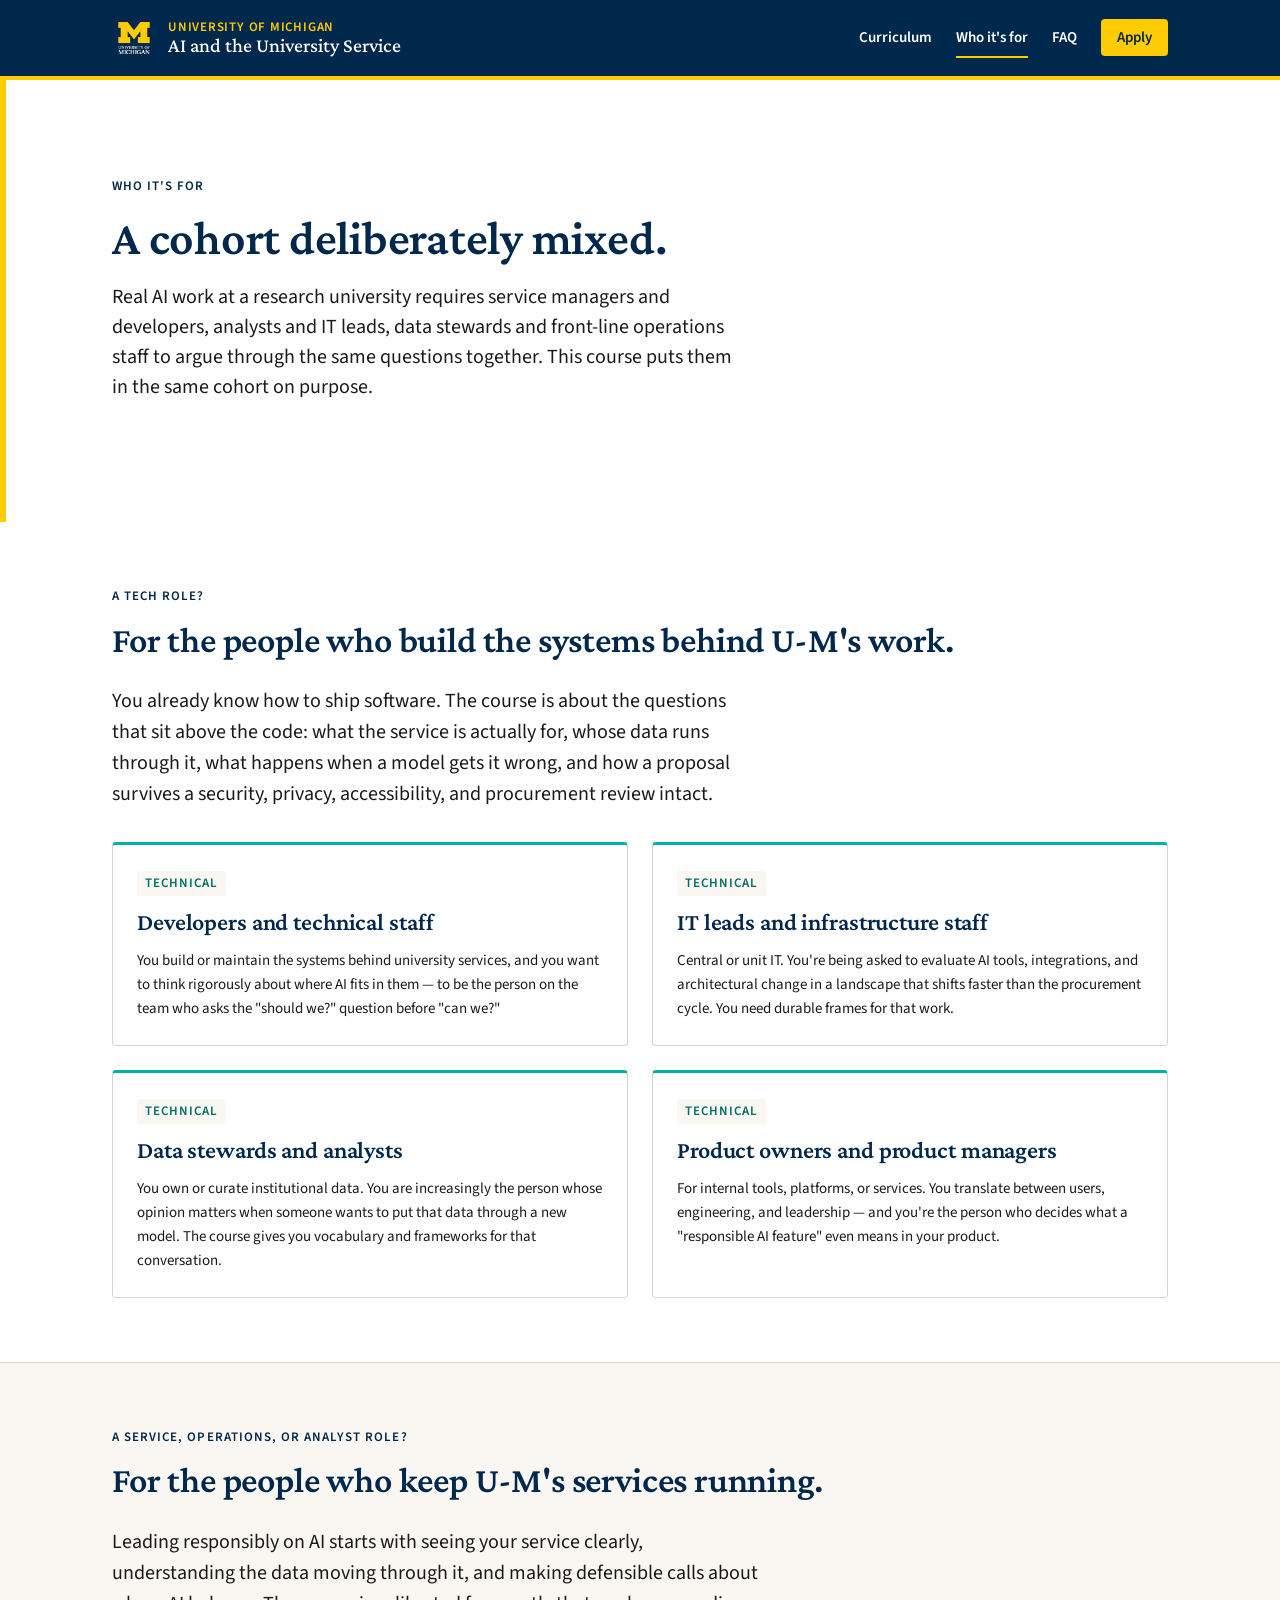
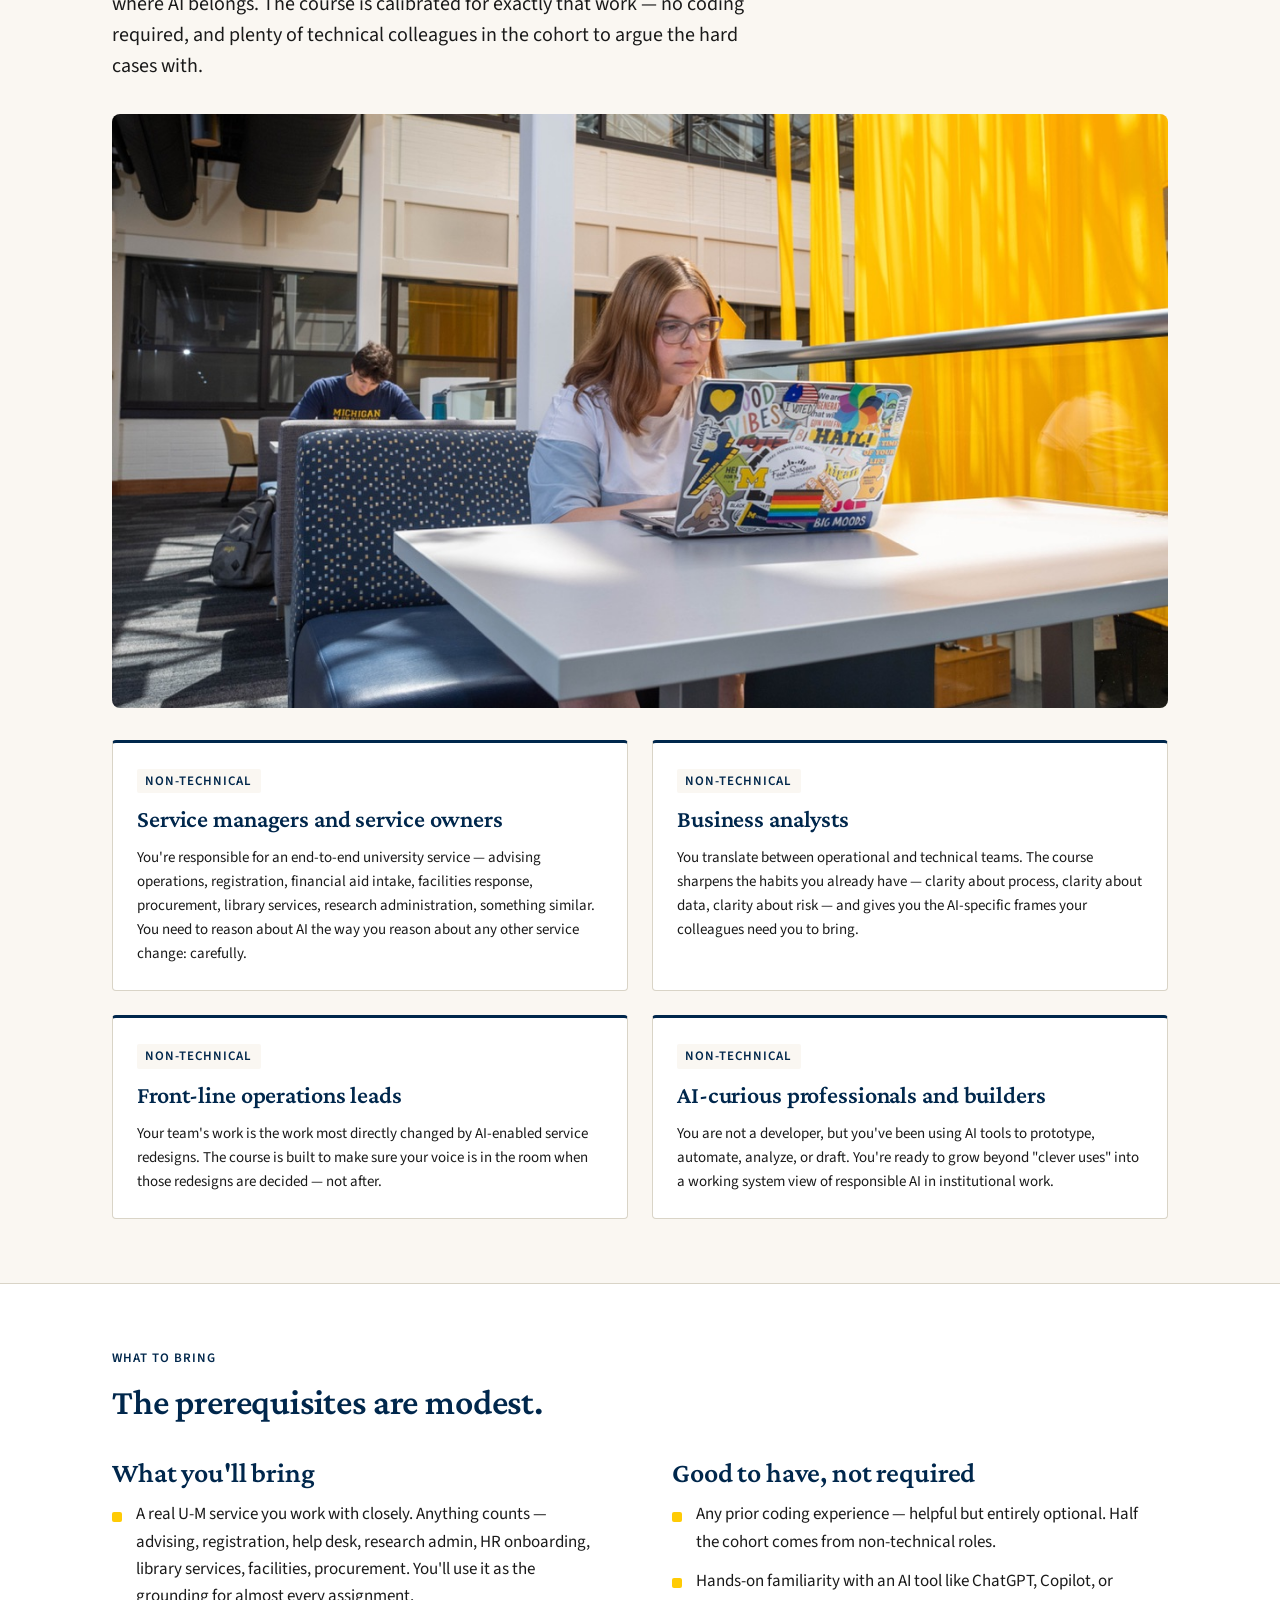
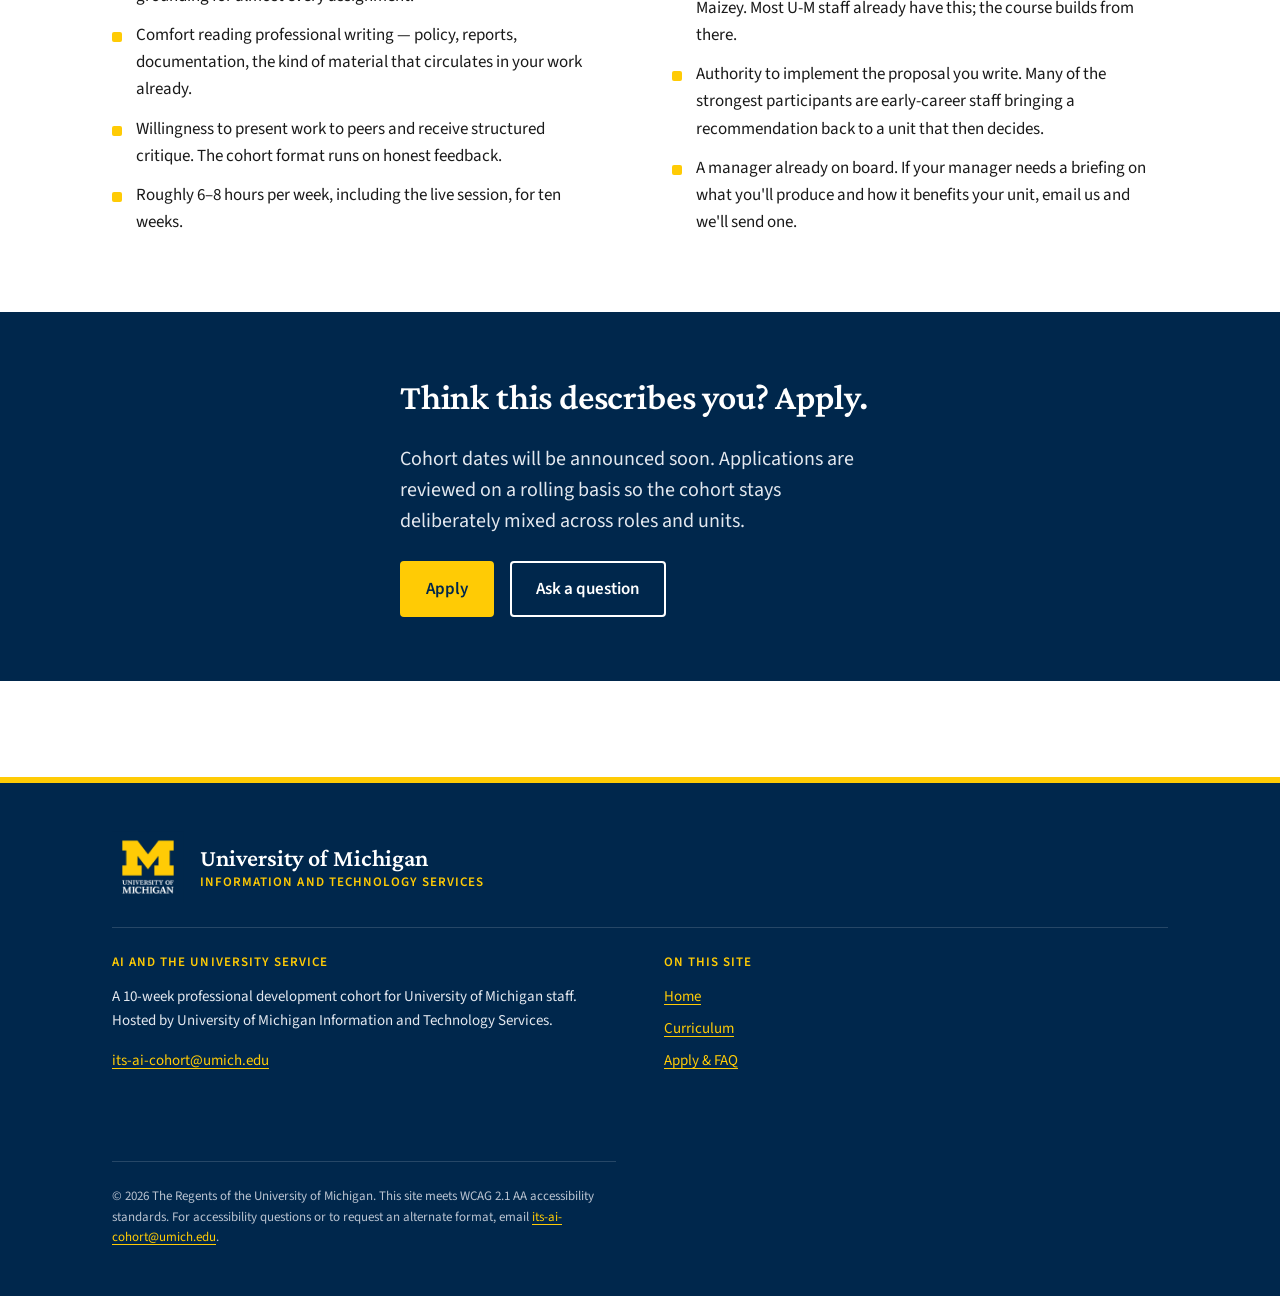
<file: who-its-for/index.html>
<!doctype html>
<html lang="en">
<head>
<meta charset="utf-8">
<meta name="viewport" content="width=device-width, initial-scale=1">
<title>Who it's for — AI and the University Service</title>
<meta name="description" content="A cohort deliberately mixed: service managers, business analysts, operations leads, data stewards, developers, IT leads, and product owners from across the University of Michigan.">
<meta name="theme-color" content="#00274C">
<link rel="icon" href="../assets/img/favicon.svg" type="image/svg+xml">
<meta property="og:title" content="Who it's for — AI and the University Service">
<meta property="og:description" content="A cohort deliberately mixed across technical and non-technical roles at U-M.">
<meta property="og:type" content="website">
<meta name="twitter:card" content="summary">
<link rel="preconnect" href="https://fonts.googleapis.com">
<link rel="preconnect" href="https://fonts.gstatic.com" crossorigin>
<link rel="stylesheet" href="https://fonts.googleapis.com/css2?family=Crimson+Pro:wght@500;600&family=Source+Sans+3:wght@400;600&display=swap">
<link rel="stylesheet" href="../assets/css/site.css">
</head>
<body class="page-who">
<a href="#main" class="skip-link">Skip to main content</a>

<header class="site-header">
  <div class="container site-header__inner">
    <a class="site-brand" href="../">
      <img src="../assets/img/logo.png" alt="University of Michigan" width="44" height="44">
      <span class="site-brand__text">
        <span class="small">University of Michigan</span>
        <span class="big">AI and the University Service</span>
      </span>
    </a>
    <nav class="site-nav" aria-label="Primary">
      <ul>
        <li><a href="../curriculum/">Curriculum</a></li>
        <li><a href="../who-its-for/" aria-current="page">Who it's for</a></li>
        <li><a href="../apply/">FAQ</a></li>
        <li><a class="btn-nav" href="../apply/">Apply</a></li>
      </ul>
    </nav>
  </div>
</header>

<main id="main">

  <section class="hero">
    <div class="container">
      <p class="eyebrow">Who it's for</p>
      <h1 class="hero__title">A cohort deliberately mixed.</h1>
      <p class="hero__positioning">
        Real AI work at a research university requires service managers and
        developers, analysts and IT leads, data stewards and front-line
        operations staff to argue through the same questions together. This
        course puts them in the same cohort on purpose.
      </p>
    </div>
  </section>

  <section class="section">
    <div class="container">
      <p class="eyebrow">A tech role?</p>
      <h2 class="section__title">For the people who build the systems behind U&#8209;M's work.</h2>
      <p class="section__intro">
        You already know how to ship software. The course is about the questions
        that sit above the code: what the service is actually for, whose data
        runs through it, what happens when a model gets it wrong, and how a
        proposal survives a security, privacy, accessibility, and procurement
        review intact.
      </p>
      <div class="roles">
        <article class="role role--tech">
          <span class="role__kind">Technical</span>
          <h3>Developers and technical staff</h3>
          <p>
            You build or maintain the systems behind university services, and
            you want to think rigorously about where AI fits in them &mdash;
            to be the person on the team who asks the "should we?" question
            before "can we?"
          </p>
        </article>
        <article class="role role--tech">
          <span class="role__kind">Technical</span>
          <h3>IT leads and infrastructure staff</h3>
          <p>
            Central or unit IT. You're being asked to evaluate AI tools,
            integrations, and architectural change in a landscape that shifts
            faster than the procurement cycle. You need durable frames for that
            work.
          </p>
        </article>
        <article class="role role--tech">
          <span class="role__kind">Technical</span>
          <h3>Data stewards and analysts</h3>
          <p>
            You own or curate institutional data. You are increasingly the
            person whose opinion matters when someone wants to put that data
            through a new model. The course gives you vocabulary and frameworks
            for that conversation.
          </p>
        </article>
        <article class="role role--tech">
          <span class="role__kind">Technical</span>
          <h3>Product owners and product managers</h3>
          <p>
            For internal tools, platforms, or services. You translate between
            users, engineering, and leadership &mdash; and you're the person
            who decides what a "responsible AI feature" even means in your
            product.
          </p>
        </article>
      </div>
    </div>
  </section>

  <section class="section section--warm">
    <div class="container">
      <p class="eyebrow">A service, operations, or analyst role?</p>
      <h2 class="section__title">For the people who keep U&#8209;M's services running.</h2>
      <p class="section__intro">
        Leading responsibly on AI starts with seeing your service clearly,
        understanding the data moving through it, and making defensible calls
        about where AI belongs. The course is calibrated for exactly that
        work &mdash; no coding required, and plenty of technical colleagues
        in the cohort to argue the hard cases with.
      </p>
      <figure class="figure">
        <img src="../assets/img/who-student.jpg" alt="A focused learner works on a laptop at the University of Michigan, with a maize accent curtain in the background">
      </figure>
      <div class="roles">
        <article class="role">
          <span class="role__kind">Non-technical</span>
          <h3>Service managers and service owners</h3>
          <p>
            You're responsible for an end-to-end university service &mdash;
            advising operations, registration, financial aid intake, facilities
            response, procurement, library services, research administration,
            something similar. You need to reason about AI the way you reason
            about any other service change: carefully.
          </p>
        </article>
        <article class="role">
          <span class="role__kind">Non-technical</span>
          <h3>Business analysts</h3>
          <p>
            You translate between operational and technical teams. The course
            sharpens the habits you already have &mdash; clarity about process,
            clarity about data, clarity about risk &mdash; and gives you the
            AI-specific frames your colleagues need you to bring.
          </p>
        </article>
        <article class="role">
          <span class="role__kind">Non-technical</span>
          <h3>Front-line operations leads</h3>
          <p>
            Your team's work is the work most directly changed by AI-enabled
            service redesigns. The course is built to make sure your voice is
            in the room when those redesigns are decided &mdash; not after.
          </p>
        </article>
        <article class="role">
          <span class="role__kind">Non-technical</span>
          <h3>AI-curious professionals and builders</h3>
          <p>
            You are not a developer, but you've been using AI tools to
            prototype, automate, analyze, or draft. You're ready to grow
            beyond "clever uses" into a working system view of responsible
            AI in institutional work.
          </p>
        </article>
      </div>
    </div>
  </section>

  <section class="section">
    <div class="container">
      <p class="eyebrow">What to bring</p>
      <h2 class="section__title">The prerequisites are modest.</h2>
      <div class="twocol">
        <div class="twocol__panel twocol__panel--yes">
          <h3>What you'll bring</h3>
          <ul>
            <li>A real U&#8209;M service you work with closely. Anything counts &mdash; advising, registration, help desk, research admin, HR onboarding, library services, facilities, procurement. You'll use it as the grounding for almost every assignment.</li>
            <li>Comfort reading professional writing &mdash; policy, reports, documentation, the kind of material that circulates in your work already.</li>
            <li>Willingness to present work to peers and receive structured critique. The cohort format runs on honest feedback.</li>
            <li>Roughly 6&ndash;8 hours per week, including the live session, for ten weeks.</li>
          </ul>
        </div>
        <div class="twocol__panel twocol__panel--yes">
          <h3>Good to have, not required</h3>
          <ul>
            <li>Any prior coding experience &mdash; helpful but entirely optional. Half the cohort comes from non-technical roles.</li>
            <li>Hands-on familiarity with an AI tool like ChatGPT, Copilot, or Maizey. Most U&#8209;M staff already have this; the course builds from there.</li>
            <li>Authority to implement the proposal you write. Many of the strongest participants are early-career staff bringing a recommendation back to a unit that then decides.</li>
            <li>A manager already on board. If your manager needs a briefing on what you'll produce and how it benefits your unit, email us and we'll send one.</li>
          </ul>
        </div>
      </div>
    </div>
  </section>

  <section class="section section--dark">
    <div class="container container--read">
      <h2 class="section__title">Think this describes you? Apply.</h2>
      <p class="section__intro">
        Cohort dates will be announced soon. Applications are reviewed on a
        rolling basis so the cohort stays deliberately mixed across roles and
        units.
      </p>
      <div class="btn-row">
        <a class="btn btn-primary" href="../apply/">Apply</a>
        <a class="btn btn-secondary" href="mailto:its-ai-cohort@umich.edu">Ask a question</a>
      </div>
    </div>
  </section>

</main>

<footer class="site-footer">
  <div class="container">
    <div class="site-footer__brand">
      <img src="../assets/img/logo.png" alt="" width="72" height="72">
      <span class="site-footer__brand-text">
        <span class="um">University of Michigan</span>
        <span class="um-sub">Information and Technology Services</span>
      </span>
    </div>
  </div>
  <div class="container site-footer__inner">
    <div>
      <h4>AI and the University Service</h4>
      <p>
        A 10-week professional development cohort for University of Michigan
        staff. Hosted by University of Michigan Information and Technology
        Services.
      </p>
      <p>
        <a href="mailto:its-ai-cohort@umich.edu">its-ai-cohort@umich.edu</a>
      </p>
    </div>
    <div>
      <h4>On this site</h4>
      <ul>
        <li><a href="../">Home</a></li>
        <li><a href="../curriculum/">Curriculum</a></li>
        <li><a href="../apply/">Apply &amp; FAQ</a></li>
      </ul>
    </div>
    <div class="site-footer__legal">
      &copy; 2026 The Regents of the University of Michigan.
      This site meets WCAG 2.1 AA accessibility standards. For accessibility
      questions or to request an alternate format, email
      <a href="mailto:its-ai-cohort@umich.edu">its-ai-cohort@umich.edu</a>.
    </div>
  </div>
</footer>

</body>
</html>
</file>
<file: assets/css/site.css>
/* =============================================================
   AI and the University Service — marketing site stylesheet
   Hand-written. Single file. No framework.

   Color combinations used on this site and their WCAG contrast
   ratios (verified by calculation from the hex values defined in
   :root below). All pass WCAG 2.0 AA for normal text at minimum.

     --ink        #1A1A1A on --paper  #FFFFFF   = 16.8 : 1  (AAA)
     --blue       #00274C on --paper  #FFFFFF   = 14.8 : 1  (AAA)
     --paper      #FFFFFF on --blue   #00274C   = 14.8 : 1  (AAA)
     --maize      #FFCB05 on --blue   #00274C   = 10.4 : 1  (AAA)
     --blue       #00274C on --maize  #FFCB05   = 10.4 : 1  (AAA)
     --muted      #4A4A4A on --paper  #FFFFFF   =  9.1 : 1  (AAA)
     --ink        #1A1A1A on --paper-warm #FAF7F2 = 16.1:1  (AAA)
     --teal       #00B2A9 on --paper  #FFFFFF   =  3.0 : 1  (AA large only — use on borders/icons, not body text)

   Focus outline is --maize #FFCB05 against --paper #FFFFFF; passes
   the 3:1 non-text contrast requirement (3.3:1).
   ============================================================= */

/* ---- Tokens ------------------------------------------------- */
:root {
  --blue:        #00274C;
  --blue-hover:  #1A3F66;
  --maize:       #FFCB05;
  --ink:         #1A1A1A;
  --paper:       #FFFFFF;
  --paper-warm:  #FAF7F2;
  --rule:        #D9D4C7;
  --muted:       #4A4A4A;
  --teal:        #00B2A9;

  --font-display: "Crimson Pro", ui-serif, Georgia, "Times New Roman", serif;
  --font-body:    "Source Sans 3", ui-sans-serif, system-ui, -apple-system, "Segoe UI", Roboto, sans-serif;

  --size-100: 0.8125rem;   /* 13px — caps/eyebrow */
  --size-200: 0.9375rem;   /* 15px — small */
  --size-300: 1.0625rem;   /* 17px — body */
  --size-400: 1.25rem;     /* 20px — lead */
  --size-500: 1.5rem;      /* 24px — small heading */
  --size-600: 1.75rem;     /* 28px — h3 */
  --size-700: 2.25rem;     /* 36px — h2 */
  --size-900: 3rem;        /* 48px — h1 */

  --space-1: 0.25rem;
  --space-2: 0.5rem;
  --space-3: 0.75rem;
  --space-4: 1rem;
  --space-5: 1.5rem;
  --space-6: 2rem;
  --space-7: 3rem;
  --space-8: 4rem;
  --space-9: 6rem;

  --radius-sm: 4px;
  --radius-md: 8px;

  --container-wide: 1120px;
  --container-read: 68ch;

  --line-body: 1.6;
  --line-tight: 1.2;
}

/* ---- Minimal reset ----------------------------------------- */
*, *::before, *::after { box-sizing: border-box; }
html { -webkit-text-size-adjust: 100%; scroll-behavior: smooth; }
body, h1, h2, h3, h4, p, ul, ol, figure, blockquote, dl, dd { margin: 0; }
ul[role="list"], ol[role="list"] { list-style: none; padding: 0; }
img, svg { display: block; max-width: 100%; height: auto; }
button { font: inherit; cursor: pointer; border: 0; background: none; }

/* ---- Base --------------------------------------------------- */
html { color: var(--ink); background: var(--paper); }
body {
  font-family: var(--font-body);
  font-size: var(--size-300);
  line-height: var(--line-body);
  color: var(--ink);
  background: var(--paper);
  font-feature-settings: "kern";
  -webkit-font-smoothing: antialiased;
}

h1, h2, h3 {
  font-family: var(--font-display);
  font-weight: 600;
  line-height: var(--line-tight);
  letter-spacing: -0.005em;
  color: var(--blue);
}
h1 { font-size: clamp(2rem, 3.5vw + 1rem, var(--size-900)); }
h2 { font-size: clamp(1.5rem, 2vw + 0.75rem, var(--size-700)); margin-top: var(--space-8); margin-bottom: var(--space-5); }
h3 { font-size: var(--size-600); margin-top: var(--space-6); margin-bottom: var(--space-3); }
h4 { font-family: var(--font-body); font-weight: 600; font-size: var(--size-400); margin-top: var(--space-5); margin-bottom: var(--space-2); color: var(--blue); }

p { max-width: var(--container-read); }
p + p { margin-top: var(--space-4); }

a {
  color: var(--blue);
  text-decoration: underline;
  text-decoration-thickness: 1px;
  text-underline-offset: 3px;
  transition: text-decoration-thickness 120ms ease, color 120ms ease;
}
a:hover { text-decoration-thickness: 2px; }
a:visited { color: var(--blue); }

ul, ol { padding-left: 1.25rem; }
li { margin-bottom: var(--space-2); }

hr { border: 0; border-top: 1px solid var(--rule); margin: var(--space-7) 0; }

/* ---- Focus -------------------------------------------------- */
:focus { outline: none; }
:focus-visible {
  outline: 3px solid var(--maize);
  outline-offset: 2px;
  border-radius: 2px;
}

/* ---- Skip link ---------------------------------------------- */
.skip-link {
  position: absolute;
  top: -100px;
  left: var(--space-4);
  background: var(--blue);
  color: var(--paper);
  padding: var(--space-3) var(--space-4);
  text-decoration: none;
  font-weight: 600;
  z-index: 100;
  border-radius: var(--radius-sm);
}
.skip-link:focus-visible { top: var(--space-4); color: var(--paper); }

/* ---- Layout primitives ------------------------------------- */
.container {
  width: 100%;
  max-width: var(--container-wide);
  margin-inline: auto;
  padding-inline: var(--space-5);
}
.container--read { max-width: var(--container-read); }
@media (min-width: 720px) { .container { padding-inline: var(--space-6); } }

.stack > * + * { margin-top: var(--space-4); }
.stack-lg > * + * { margin-top: var(--space-6); }

.eyebrow {
  font-size: var(--size-100);
  font-weight: 600;
  letter-spacing: 0.08em;
  text-transform: uppercase;
  color: var(--blue);
  margin: 0 0 var(--space-3);
  font-family: var(--font-body);
}

.lead {
  font-size: var(--size-400);
  line-height: 1.55;
  color: var(--ink);
  max-width: 58ch;
}

.visually-hidden {
  position: absolute !important;
  width: 1px; height: 1px;
  padding: 0; margin: -1px;
  overflow: hidden; clip: rect(0,0,0,0);
  white-space: nowrap; border: 0;
}

/* ---- Header / nav ------------------------------------------ */
.site-header {
  background: var(--blue);
  color: var(--paper);
  border-bottom: 4px solid var(--maize);
}
.site-header__inner {
  display: flex;
  align-items: center;
  justify-content: space-between;
  gap: var(--space-5);
  padding-block: var(--space-4);
  flex-wrap: wrap;
}
.site-header a { color: var(--paper); }
.site-brand {
  display: flex;
  align-items: center;
  gap: var(--space-3);
  text-decoration: none;
  font-weight: 600;
  line-height: 1.15;
}
.site-brand:hover { text-decoration: none; }
.site-brand img {
  width: 44px;
  height: 44px;
  background: var(--blue);
}
.site-brand__text {
  display: flex;
  flex-direction: column;
  font-family: var(--font-display);
  font-weight: 500;
}
.site-brand__text .small {
  font-family: var(--font-body);
  font-size: var(--size-100);
  letter-spacing: 0.06em;
  text-transform: uppercase;
  font-weight: 600;
  color: var(--maize);
}
.site-brand__text .big {
  font-size: var(--size-400);
  line-height: 1.1;
}

.site-nav ul {
  display: flex;
  flex-wrap: wrap;
  gap: var(--space-5);
  list-style: none;
  margin: 0;
  padding: 0;
  align-items: center;
}
.site-nav li { margin: 0; }
.site-nav a {
  text-decoration: none;
  font-weight: 600;
  font-size: var(--size-200);
  padding-block: var(--space-2);
  border-bottom: 2px solid transparent;
}
.site-nav a:hover { border-bottom-color: var(--maize); }
.site-nav a[aria-current="page"] {
  border-bottom-color: var(--maize);
}
.site-nav .btn-nav {
  background: var(--maize);
  color: var(--blue);
  padding: var(--space-2) var(--space-4);
  border-radius: var(--radius-sm);
  border: 0;
  font-weight: 600;
}
.site-nav .btn-nav:hover { background: #FFD633; border-bottom-color: transparent; }

/* ---- Buttons ----------------------------------------------- */
.btn {
  display: inline-block;
  font-family: var(--font-body);
  font-weight: 600;
  font-size: var(--size-300);
  line-height: 1.2;
  padding: var(--space-4) var(--space-5);
  border-radius: var(--radius-sm);
  text-decoration: none;
  border: 2px solid transparent;
  transition: background 120ms ease, color 120ms ease, border-color 120ms ease;
  min-height: 44px;
}
.btn-primary {
  background: var(--blue);
  color: var(--paper);
  border-color: var(--blue);
}
.btn-primary:hover { background: var(--blue-hover); border-color: var(--blue-hover); text-decoration: none; }
.btn-primary:visited { color: var(--paper); }
.btn-secondary {
  background: transparent;
  color: var(--blue);
  border-color: var(--blue);
}
.btn-secondary:hover { background: var(--blue); color: var(--paper); text-decoration: none; }
.btn-secondary:visited { color: var(--blue); }

.btn-row {
  display: flex;
  flex-wrap: wrap;
  gap: var(--space-4);
  margin-top: var(--space-5);
}

/* ---- Hero -------------------------------------------------- */
.hero {
  padding-block: var(--space-8) var(--space-8);
  background: var(--paper);
  position: relative;
  overflow: hidden;
}
.hero::before {
  content: "";
  position: absolute;
  left: 0;
  top: 0;
  bottom: 0;
  width: 6px;
  background: var(--maize);
}

/* Small image left, text right */
.hero--split .hero__grid {
  display: flex;
  flex-direction: column;
  gap: var(--space-5);
  align-items: flex-start;
}
@media (min-width: 720px) {
  .hero--split .hero__grid {
    flex-direction: row;
    gap: var(--space-6);
    align-items: flex-start;
  }
}
.hero__image {
  position: relative;
  border-radius: var(--radius-md);
  overflow: hidden;
  aspect-ratio: 4 / 5;
  background: var(--paper-warm);
  flex: 0 0 240px;
  width: 240px;
  max-width: 100%;
}
.hero--split .hero__grid > div {
  flex: 1 1 auto;
  min-width: 0;
}
.hero__image img {
  width: 100%;
  height: 100%;
  object-fit: cover;
  display: block;
}
@media (max-width: 719px) {
  .hero__image {
    flex-basis: 180px;
    width: 180px;
  }
}

/* Tagline under H1 */
.hero__tagline {
  font-family: var(--font-display);
  font-size: clamp(1.25rem, 1.4vw + 0.75rem, 1.625rem);
  font-weight: 500;
  line-height: 1.35;
  color: var(--blue);
  margin: var(--space-3) 0 var(--space-4);
  max-width: 30ch;
  font-style: italic;
}
.hero__title {
  margin-top: var(--space-2);
  margin-bottom: var(--space-4);
}
.hero__positioning {
  font-size: var(--size-400);
  line-height: 1.5;
  color: var(--ink);
  max-width: 62ch;
  margin-bottom: var(--space-5);
}
.hero__meta {
  display: flex;
  flex-wrap: wrap;
  gap: var(--space-5);
  font-family: var(--font-body);
  font-size: var(--size-200);
  color: var(--muted);
  margin-top: var(--space-5);
}
.hero__meta-item { display: flex; gap: var(--space-2); align-items: baseline; }
.hero__meta-label {
  font-weight: 600;
  color: var(--blue);
  letter-spacing: 0.04em;
  text-transform: uppercase;
  font-size: var(--size-100);
}

@media (min-width: 900px) {
  .hero { padding-block: var(--space-9) var(--space-9); }
}

/* ---- Figure / section image ------------------------------ */
.figure {
  margin: var(--space-6) 0 0;
  border-radius: var(--radius-md);
  overflow: hidden;
  position: relative;
}
.figure img {
  width: 100%;
  height: auto;
  display: block;
  aspect-ratio: 16 / 9;
  object-fit: cover;
}
.figure--portrait img {
  aspect-ratio: 4 / 5;
}
.figure figcaption {
  font-size: var(--size-100);
  color: var(--muted);
  margin-top: var(--space-2);
  font-style: italic;
}
.figure--with-accent {
  border-left: 4px solid var(--maize);
}
.figure--with-accent img {
  border-radius: 0;
}

/* Inline role-card image */
.role__img {
  width: 100%;
  height: 180px;
  object-fit: cover;
  border-radius: var(--radius-sm);
  margin-bottom: var(--space-4);
  display: block;
}

/* ---- Section --------------------------------------------- */
.section {
  padding-block: var(--space-8);
}
.section--warm {
  background: var(--paper-warm);
  border-top: 1px solid var(--rule);
  border-bottom: 1px solid var(--rule);
}
.section--dark {
  background: var(--blue);
  color: var(--paper);
}
.section--dark h1, .section--dark h2, .section--dark h3, .section--dark h4 { color: var(--paper); }
.section--dark .eyebrow { color: var(--maize); }
.section--dark a { color: var(--maize); }
.section--dark .btn-secondary { color: var(--paper); border-color: var(--paper); }
.section--dark .btn-secondary:hover { background: var(--maize); color: var(--blue); border-color: var(--maize); }
.section--dark .btn-primary { background: var(--maize); color: var(--blue); border-color: var(--maize); }
.section--dark .btn-primary:hover { background: #FFD633; border-color: #FFD633; }
.section--dark .btn-primary:visited { color: var(--blue); }

.section__title { margin-top: 0; }
.section__intro { max-width: 65ch; font-size: var(--size-400); line-height: 1.55; color: var(--ink); }
.section--dark .section__intro { color: #E3E8EF; }

/* ---- Key facts strip -------------------------------------- */
.facts {
  display: grid;
  grid-template-columns: 1fr;
  gap: var(--space-4);
  margin-top: var(--space-6);
}
@media (min-width: 720px) {
  .facts { grid-template-columns: repeat(2, 1fr); gap: var(--space-5); }
}
@media (min-width: 1000px) {
  .facts { grid-template-columns: repeat(5, 1fr); }
}
.fact {
  background: var(--paper);
  border: 1px solid var(--rule);
  border-left: 4px solid var(--blue);
  padding: var(--space-5);
  border-radius: var(--radius-sm);
  display: flex;
  flex-direction: column;
  gap: var(--space-3);
}
.fact__label {
  font-size: var(--size-100);
  letter-spacing: 0.08em;
  text-transform: uppercase;
  font-weight: 600;
  color: var(--blue);
}
.fact__value {
  font-family: var(--font-display);
  font-size: var(--size-500);
  font-weight: 600;
  color: var(--blue);
  line-height: 1.2;
}
.fact__desc {
  font-size: var(--size-200);
  color: var(--ink);
  max-width: none;
}

/* ---- Two-column "for / not for" ---------------------------- */
.twocol {
  display: grid;
  grid-template-columns: 1fr;
  gap: var(--space-6);
  margin-top: var(--space-6);
}
@media (min-width: 900px) {
  .twocol { grid-template-columns: 1fr 1fr; gap: var(--space-8); }
}
.twocol__panel h3 { margin-top: 0; }
.twocol__panel ul {
  list-style: none;
  padding: 0;
}
.twocol__panel li {
  padding-left: 1.5rem;
  position: relative;
  margin-bottom: var(--space-3);
  max-width: 60ch;
}
.twocol__panel--yes li::before {
  content: "";
  position: absolute;
  left: 0;
  top: 0.6em;
  width: 10px;
  height: 10px;
  background: var(--maize);
  border-radius: 2px;
}
.twocol__panel--no li::before {
  content: "";
  position: absolute;
  left: 0;
  top: 0.75em;
  width: 10px;
  height: 2px;
  background: var(--muted);
}

/* ---- Project cards ---------------------------------------- */
.projects {
  display: grid;
  grid-template-columns: 1fr;
  gap: var(--space-5);
  margin-top: var(--space-6);
  counter-reset: proj;
}
@media (min-width: 900px) {
  .projects { grid-template-columns: repeat(3, 1fr); }
}
.project {
  background: var(--paper);
  border: 1px solid var(--rule);
  padding: var(--space-5);
  border-radius: var(--radius-sm);
  position: relative;
  counter-increment: proj;
}
.project__num {
  font-family: var(--font-display);
  font-size: var(--size-400);
  font-weight: 600;
  color: var(--maize);
  background: var(--blue);
  width: 2.5rem;
  height: 2.5rem;
  display: inline-flex;
  align-items: center;
  justify-content: center;
  border-radius: 50%;
  margin-bottom: var(--space-4);
}
.project__num::before { content: counter(proj); }
.project h3 {
  margin-top: 0;
  font-size: var(--size-500);
}
.project p {
  font-size: var(--size-200);
  color: var(--ink);
  max-width: none;
}

/* ---- Takeaway bullets ------------------------------------- */
.takeaways {
  display: grid;
  grid-template-columns: 1fr;
  gap: var(--space-4);
  list-style: none;
  padding: 0;
  margin-top: var(--space-6);
}
@media (min-width: 720px) { .takeaways { grid-template-columns: repeat(2, 1fr); } }
@media (min-width: 1000px) { .takeaways { grid-template-columns: repeat(3, 1fr); } }
.takeaway {
  padding: var(--space-4) var(--space-5);
  border-left: 3px solid var(--maize);
  background: var(--paper-warm);
  font-size: var(--size-200);
  line-height: 1.5;
}
.section--dark .takeaway {
  background: #0B375E;
  border-left-color: var(--maize);
  color: #E3E8EF;
}
.takeaway strong {
  display: block;
  font-size: var(--size-300);
  color: var(--blue);
  margin-bottom: var(--space-2);
  font-weight: 600;
}
.section--dark .takeaway strong { color: var(--maize); }

/* ---- Award card ------------------------------------------- */
.award {
  background: var(--paper);
  border: 2px solid var(--blue);
  border-radius: var(--radius-md);
  padding: var(--space-6);
  margin-top: var(--space-6);
  display: grid;
  gap: var(--space-4);
}
@media (min-width: 900px) {
  .award { grid-template-columns: 1fr 2fr; gap: var(--space-7); padding: var(--space-7); }
}
.award__amount {
  font-family: var(--font-display);
  font-weight: 600;
  font-size: clamp(2.5rem, 4vw, 4rem);
  color: var(--blue);
  line-height: 1;
}
.award__headline {
  font-family: var(--font-display);
  font-size: var(--size-500);
  font-weight: 600;
  color: var(--blue);
  margin-bottom: var(--space-3);
}
.award__hedge {
  font-size: var(--size-200);
  color: var(--muted);
  margin-top: var(--space-4);
  padding-top: var(--space-4);
  border-top: 1px solid var(--rule);
  max-width: none;
  line-height: 1.55;
}

/* ---- Curriculum week list --------------------------------- */
.weeks {
  list-style: none;
  padding: 0;
  margin: var(--space-6) 0 0;
  border-top: 1px solid var(--rule);
}
.week {
  display: grid;
  grid-template-columns: 1fr;
  gap: var(--space-3);
  padding: var(--space-5) 0;
  border-bottom: 1px solid var(--rule);
  margin: 0;
}
@media (min-width: 720px) {
  .week { grid-template-columns: 9rem 1fr; gap: var(--space-5); }
}
.week__num {
  font-family: var(--font-display);
  font-weight: 600;
  font-size: var(--size-500);
  color: var(--blue);
  line-height: 1.1;
}
.week__num small {
  display: block;
  font-family: var(--font-body);
  font-size: var(--size-100);
  letter-spacing: 0.08em;
  text-transform: uppercase;
  color: var(--muted);
  font-weight: 600;
  margin-bottom: var(--space-2);
}
.week__title {
  font-family: var(--font-display);
  font-weight: 600;
  font-size: var(--size-500);
  color: var(--blue);
  margin: 0 0 var(--space-2);
  line-height: 1.25;
}
.week__theme {
  font-size: var(--size-200);
  color: var(--muted);
  margin-bottom: var(--space-3);
}
.week__topics {
  font-size: var(--size-200);
  color: var(--ink);
  margin: 0;
  max-width: none;
}
.week--project {
  background: var(--paper-warm);
  padding-inline: var(--space-5);
  border-radius: var(--radius-sm);
  border-bottom-color: transparent;
  position: relative;
}
.week--project::before {
  content: "PROJECT";
  position: absolute;
  top: var(--space-3);
  right: var(--space-5);
  font-size: var(--size-100);
  letter-spacing: 0.08em;
  font-weight: 600;
  color: var(--blue);
  background: var(--maize);
  padding: 2px var(--space-2);
  border-radius: 2px;
}

/* ---- Role list (who-its-for) ------------------------------ */
.roles {
  display: grid;
  grid-template-columns: 1fr;
  gap: var(--space-5);
  margin-top: var(--space-6);
}
@media (min-width: 720px) { .roles { grid-template-columns: repeat(2, 1fr); } }
.role {
  background: var(--paper);
  border: 1px solid var(--rule);
  padding: var(--space-5);
  border-radius: var(--radius-sm);
  border-top: 3px solid var(--blue);
}
.role h3 {
  margin-top: 0;
  font-size: var(--size-500);
  color: var(--blue);
}
.role__kind {
  display: inline-block;
  font-family: var(--font-body);
  font-size: var(--size-100);
  font-weight: 600;
  letter-spacing: 0.08em;
  text-transform: uppercase;
  color: var(--blue);
  background: var(--paper-warm);
  padding: 2px var(--space-2);
  border-radius: 2px;
  margin-bottom: var(--space-3);
}
.role--tech { border-top-color: var(--teal); }
.role--tech .role__kind { color: #006d67; }
.role p { max-width: none; font-size: var(--size-200); }

/* ---- FAQ -------------------------------------------------- */
.faq { margin-top: var(--space-6); }
.faq details {
  border-bottom: 1px solid var(--rule);
  padding: var(--space-4) 0;
}
.faq details:first-child { border-top: 1px solid var(--rule); }
.faq summary {
  font-family: var(--font-display);
  font-weight: 600;
  font-size: var(--size-400);
  color: var(--blue);
  cursor: pointer;
  list-style: none;
  padding-right: var(--space-5);
  position: relative;
}
.faq summary::-webkit-details-marker { display: none; }
.faq summary::after {
  content: "+";
  position: absolute;
  right: 0;
  top: 0;
  font-weight: 400;
  color: var(--blue);
  font-size: var(--size-600);
  line-height: 1;
}
.faq details[open] summary::after { content: "−"; }
.faq details[open] summary { margin-bottom: var(--space-3); }
.faq p { max-width: 68ch; font-size: var(--size-300); }

/* ---- Cohort call-out (home) ------------------------------- */
.cohort-callout {
  margin-top: var(--space-6);
  padding: var(--space-6);
  border-radius: var(--radius-md);
  background: linear-gradient(180deg, var(--paper) 0%, var(--paper-warm) 100%);
  border: 1px solid var(--rule);
}
.cohort-callout h3 { margin-top: 0; }
.cohort-callout .num-row {
  display: flex;
  flex-wrap: wrap;
  gap: var(--space-6);
  margin-top: var(--space-5);
  padding-top: var(--space-5);
  border-top: 1px solid var(--rule);
}
.cohort-callout .num {
  font-family: var(--font-display);
  font-weight: 600;
  font-size: var(--size-700);
  color: var(--blue);
  line-height: 1;
}
.cohort-callout .num-label {
  font-size: var(--size-100);
  letter-spacing: 0.08em;
  text-transform: uppercase;
  font-weight: 600;
  color: var(--muted);
  margin-top: var(--space-1);
}

/* ---- Grounded-in line ------------------------------------- */
.grounded {
  text-align: center;
  font-size: var(--size-200);
  color: var(--muted);
  max-width: 75ch;
  margin-inline: auto;
  padding-block: var(--space-6);
}
.grounded strong { color: var(--blue); font-weight: 600; }

/* ---- Footer ----------------------------------------------- */
.site-footer {
  background: var(--blue);
  color: var(--paper);
  padding-block: var(--space-7);
  margin-top: var(--space-9);
  border-top: 6px solid var(--maize);
}
.site-footer a { color: var(--maize); }
.site-footer__brand {
  display: flex;
  align-items: center;
  gap: var(--space-4);
  padding-bottom: var(--space-5);
  margin-bottom: var(--space-5);
  border-bottom: 1px solid rgba(255,255,255,0.15);
}
.site-footer__brand img {
  width: 72px;
  height: 72px;
  flex-shrink: 0;
}
.site-footer__brand-text {
  font-family: var(--font-display);
  line-height: 1.15;
}
.site-footer__brand-text .um {
  display: block;
  font-size: var(--size-500);
  font-weight: 600;
  color: var(--paper);
}
.site-footer__brand-text .um-sub {
  display: block;
  font-family: var(--font-body);
  font-size: var(--size-100);
  letter-spacing: 0.08em;
  text-transform: uppercase;
  color: var(--maize);
  font-weight: 600;
  margin-top: var(--space-1);
}
.site-footer__inner {
  display: grid;
  grid-template-columns: 1fr;
  gap: var(--space-5);
}
@media (min-width: 720px) {
  .site-footer__inner { grid-template-columns: 1fr 1fr; gap: var(--space-7); }
}
.site-footer h4 {
  font-family: var(--font-body);
  font-size: var(--size-100);
  letter-spacing: 0.08em;
  text-transform: uppercase;
  color: var(--maize);
  font-weight: 600;
  margin-top: 0;
  margin-bottom: var(--space-3);
}
.site-footer p { font-size: var(--size-200); max-width: none; color: #E3E8EF; }
.site-footer ul {
  list-style: none;
  padding: 0;
  margin: 0;
}
.site-footer li {
  margin-bottom: var(--space-2);
  font-size: var(--size-200);
}
.site-footer__legal {
  font-size: var(--size-100);
  color: #B9C3D0;
  margin-top: var(--space-6);
  padding-top: var(--space-5);
  border-top: 1px solid rgba(255,255,255,0.15);
  max-width: none;
}

/* ---- 404 --------------------------------------------------- */
.notfound {
  padding-block: var(--space-9);
  text-align: center;
}
.notfound h1 { margin-inline: auto; }
.notfound p { margin-inline: auto; }
.notfound .btn-row { justify-content: center; }

/* ---- Reduced motion --------------------------------------- */
@media (prefers-reduced-motion: reduce) {
  *, *::before, *::after {
    animation-duration: 0.001ms !important;
    animation-iteration-count: 1 !important;
    transition-duration: 0.001ms !important;
    scroll-behavior: auto !important;
  }
}

/* ---- Print ------------------------------------------------- */
@media print {
  .site-header, .site-footer, .btn-row, .btn, .faq summary::after { display: none !important; }
  body { color: #000; background: #fff; font-size: 11pt; }
  .hero, .section, .section--warm, .section--dark { padding: 1rem 0; background: #fff !important; color: #000 !important; }
  .section--dark h1, .section--dark h2, .section--dark h3 { color: #000 !important; }
  a::after { content: " (" attr(href) ")"; font-size: 0.85em; color: #555; }
}
</file>
